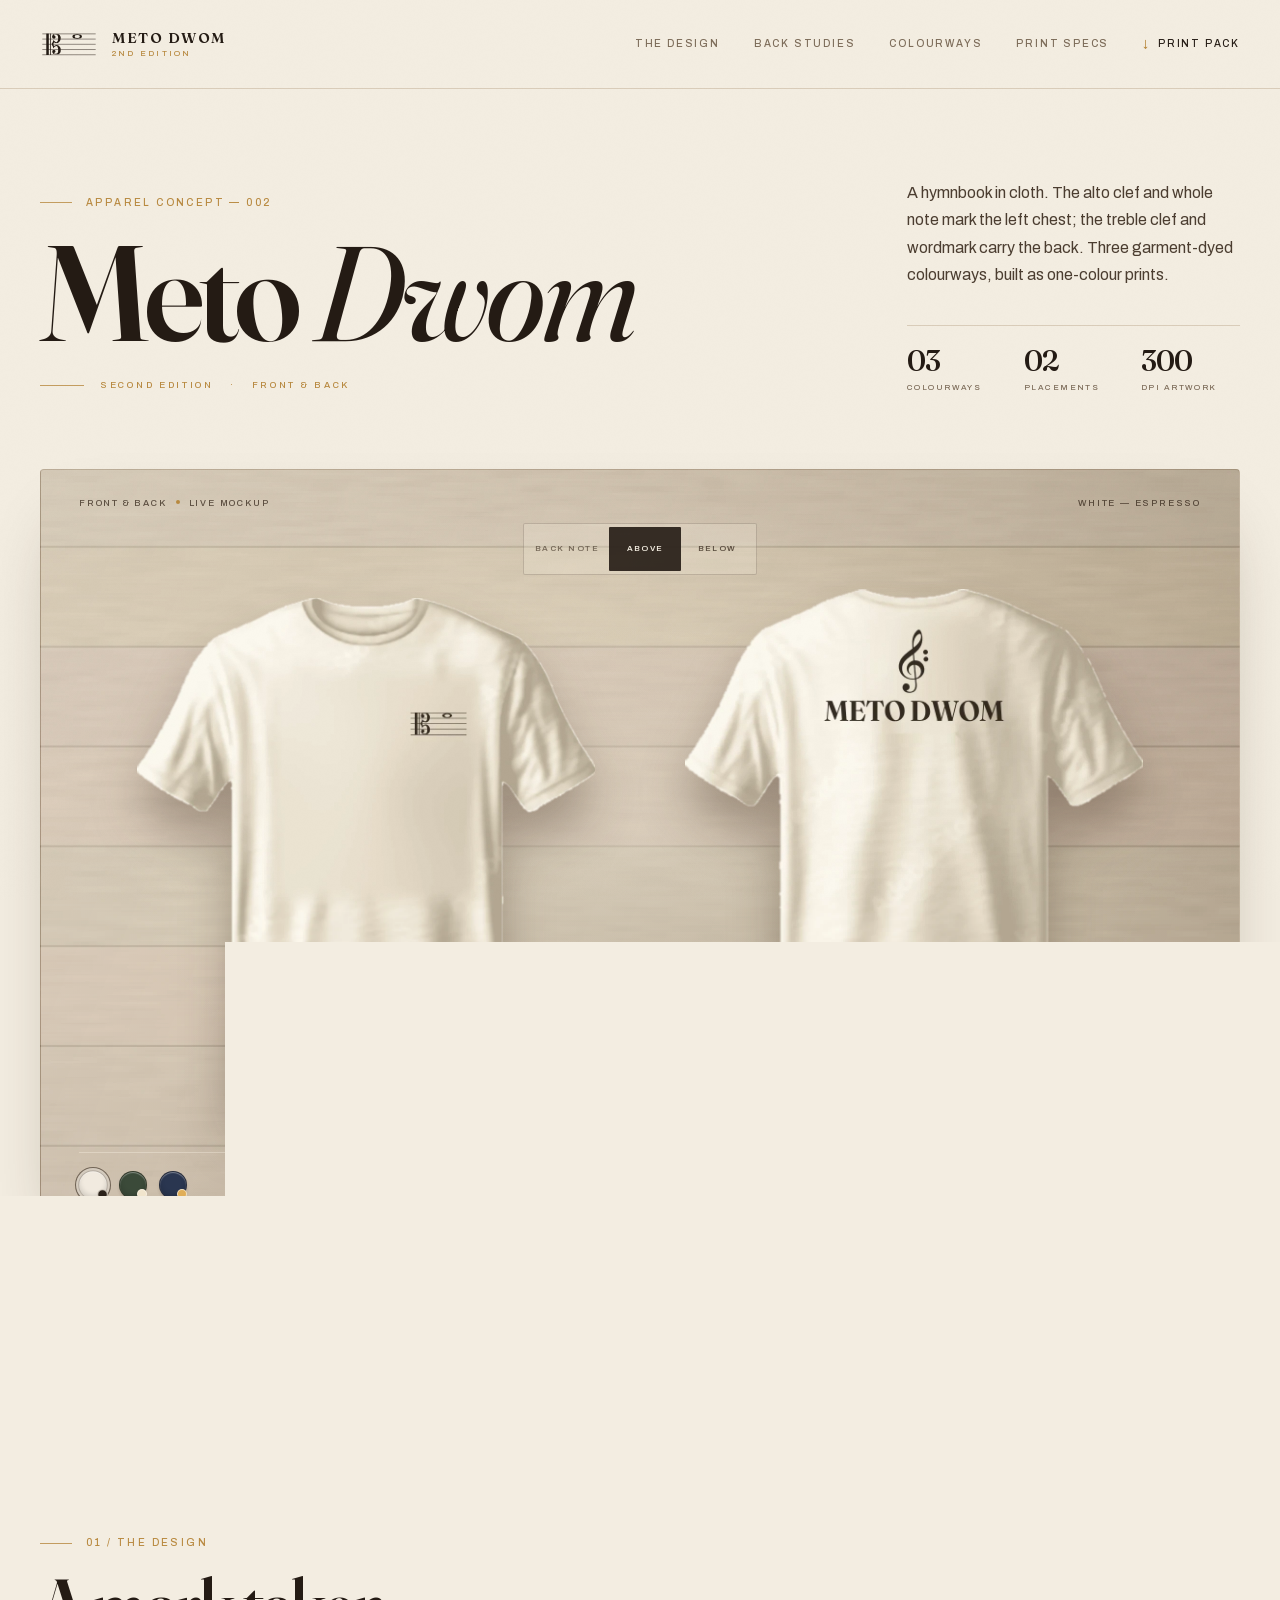
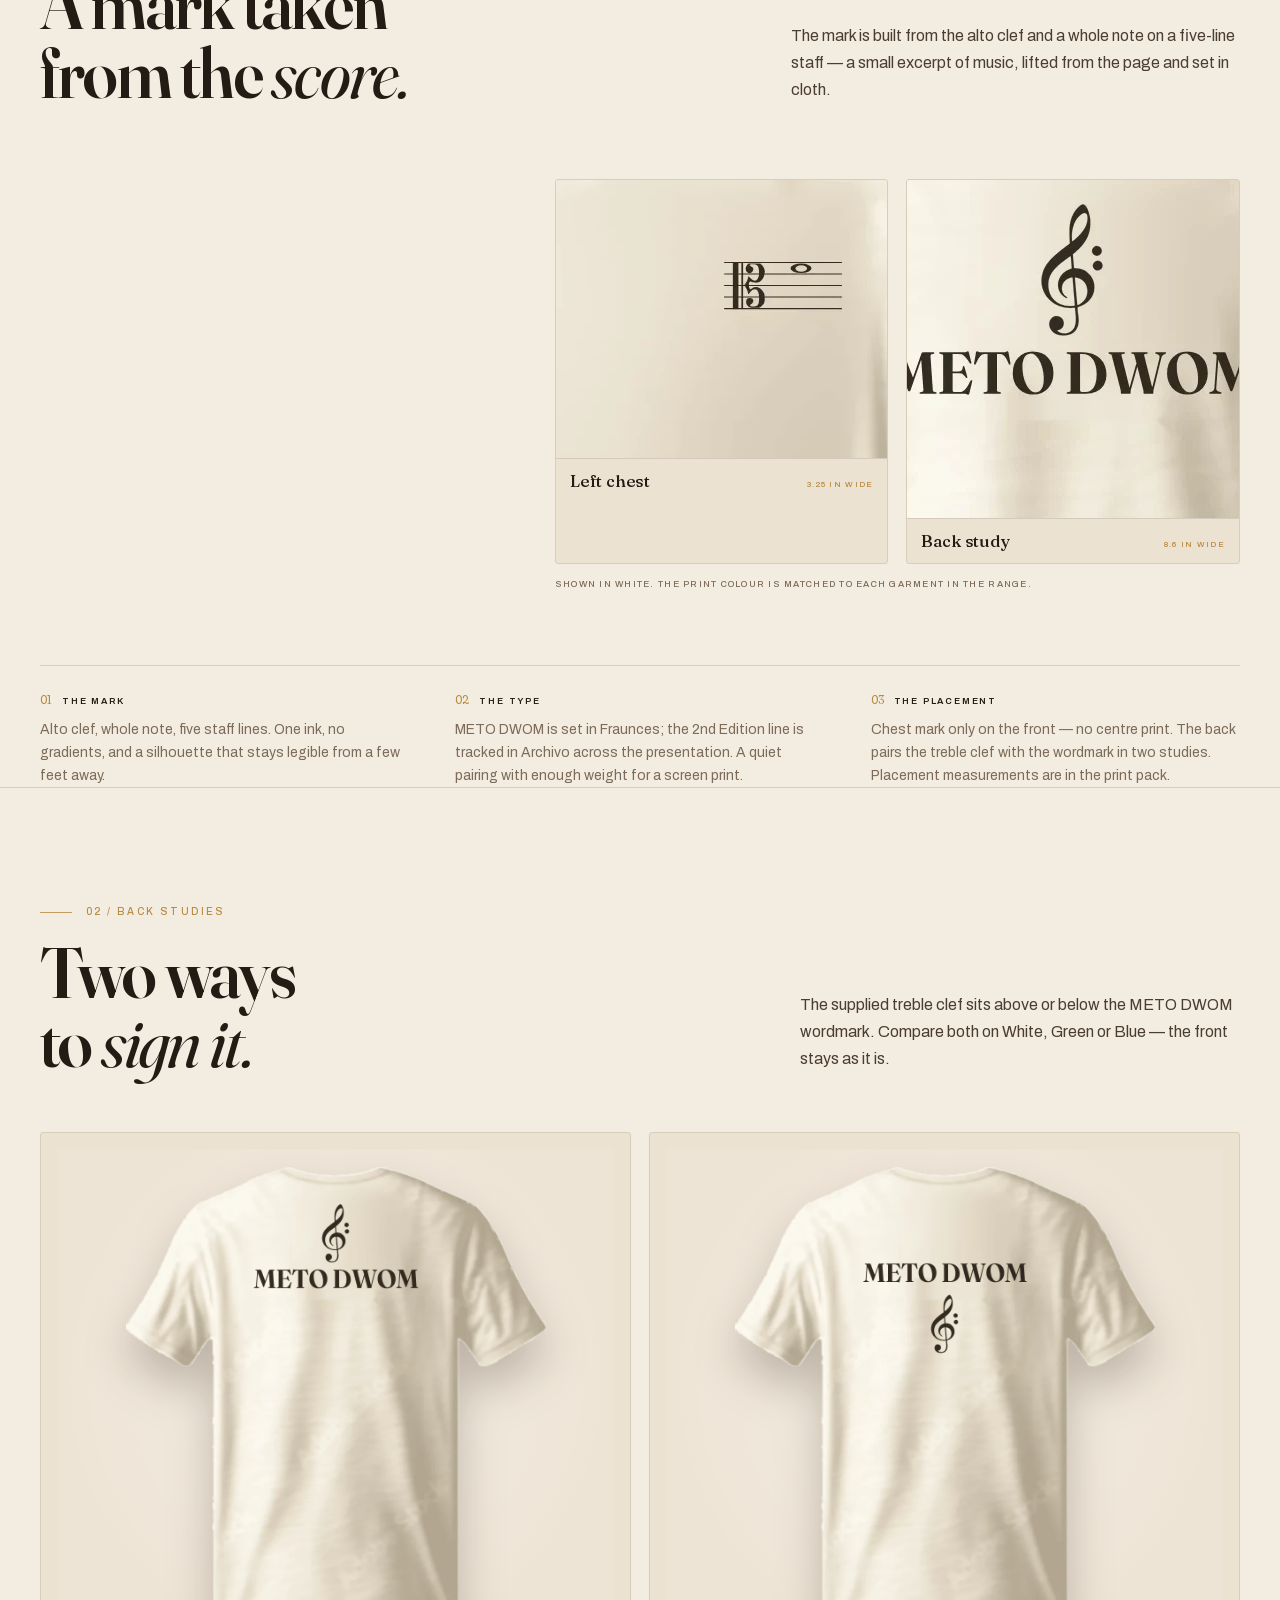
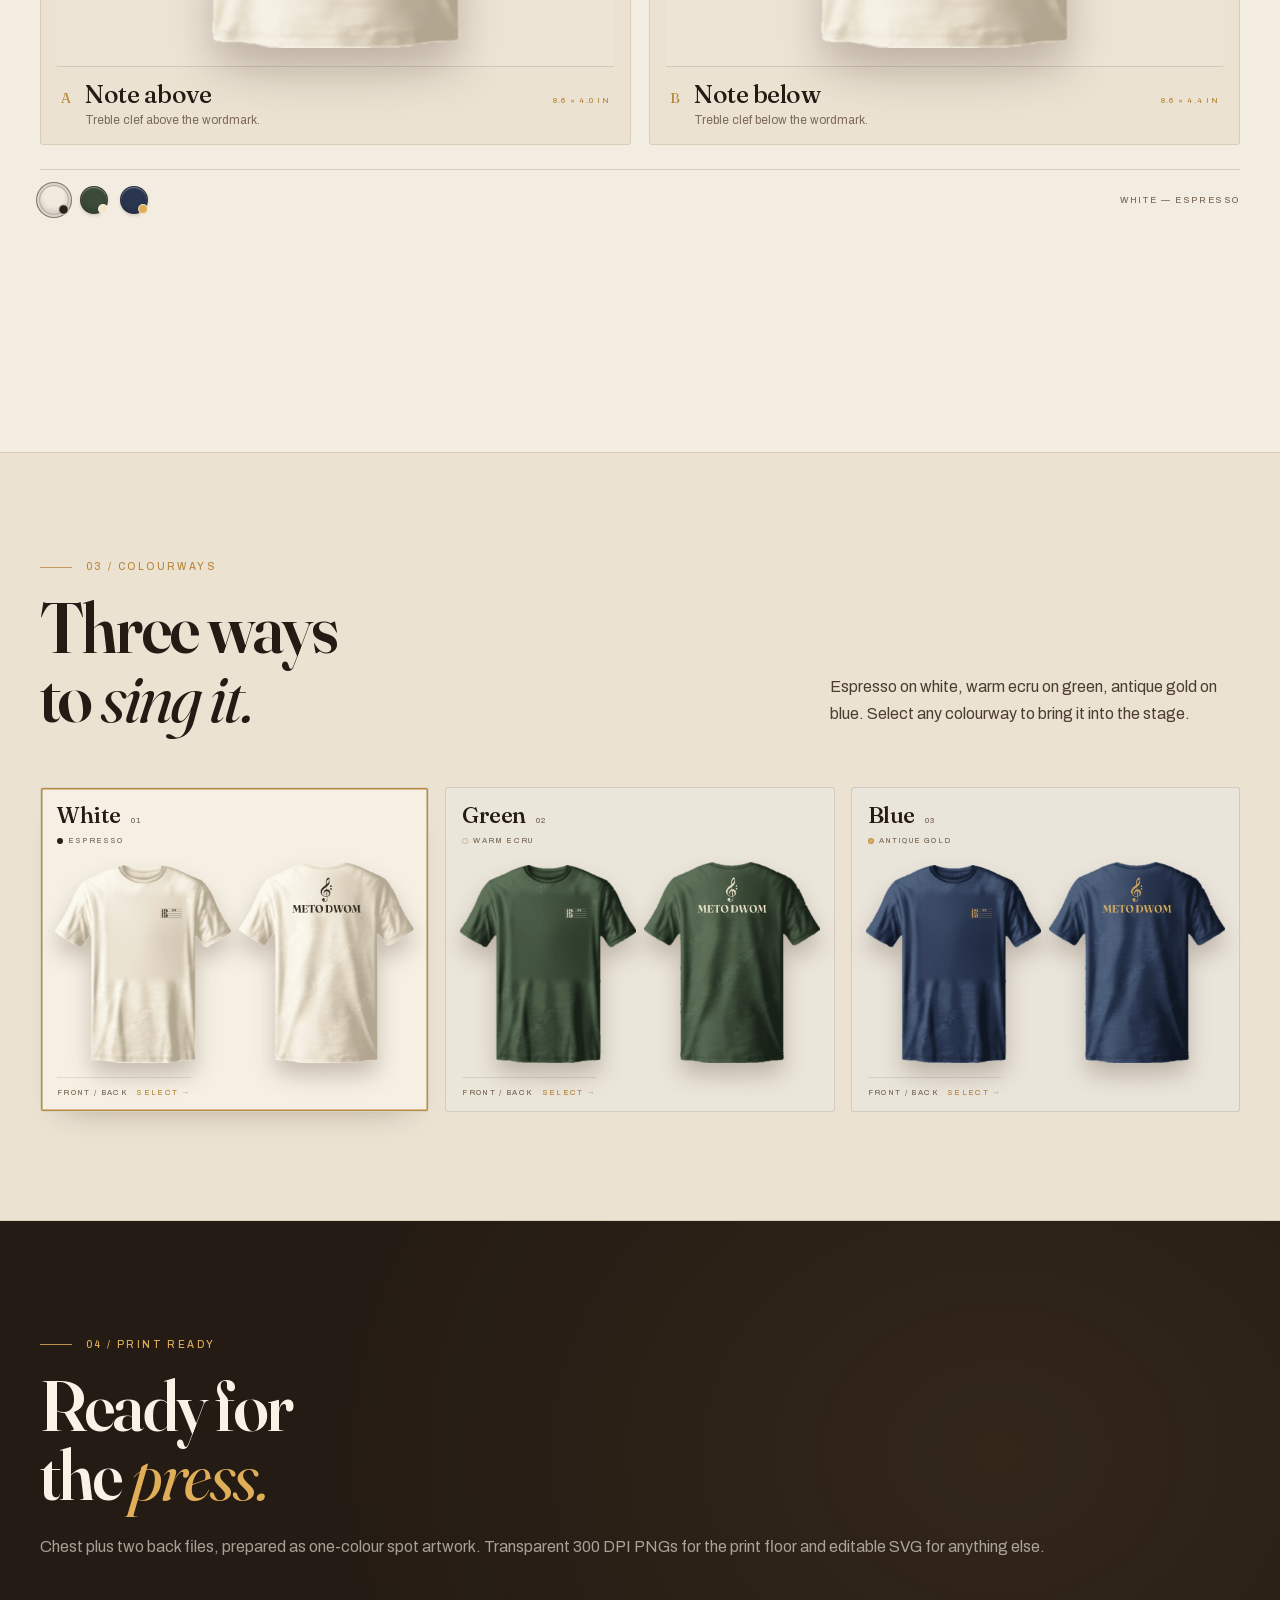
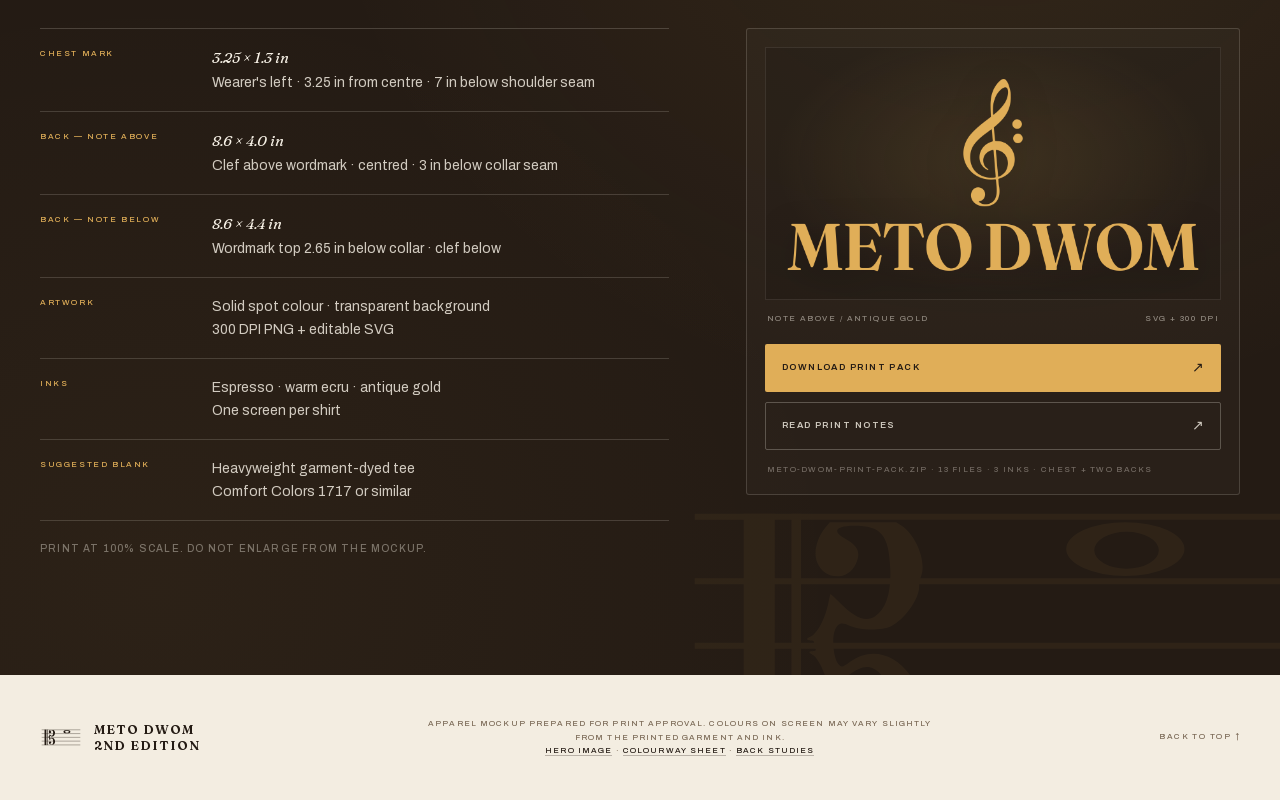
<file: index.html>
<!doctype html>
<html lang="en">
<head>
  <meta charset="utf-8">
  <meta name="viewport" content="width=device-width, initial-scale=1">
  <title>Meto Dwom 2nd Edition — Apparel Mockup</title>
  <meta name="description" content="Apparel mockup for Meto Dwom 2nd Edition. Alto clef chest mark and two treble-clef back studies across three garment colourways, with print-ready artwork.">
  <meta name="theme-color" content="#f3ede1">
  <link rel="icon" href="assets/img/mark.svg" type="image/svg+xml">
  <link rel="alternate icon" href="favicon.ico">
  <link rel="apple-touch-icon" href="assets/img/apple-touch-icon.png">
  <link rel="preload" href="assets/fonts/fraunces-var.woff2" as="font" type="font/woff2" crossorigin>
  <link rel="preload" href="assets/fonts/archivo-var.woff2" as="font" type="font/woff2" crossorigin>
  <link rel="stylesheet" href="assets/css/style.css">
</head>
<body id="top">
  <svg class="svg-sprite" aria-hidden="true" focusable="false">
    <defs>
      <symbol id="staff-mark" viewBox="0 0 600 296">
        <g fill="none" stroke="currentColor" stroke-width="5" stroke-linecap="butt">
        <path d="M24 40H576"/><path d="M24 94H576"/><path d="M24 148H576"/><path d="M24 202H576"/><path d="M24 256H576"/>
        </g>
        <rect x="65" y="37.5" width="26" height="221" fill="currentColor"/>
        <rect x="105" y="37.5" width="8" height="221" fill="currentColor"/>
        <g transform="translate(117 40.5)"><g transform="translate(0 215) scale(0.1 -0.1)"><path d="M166 2067 c-75 -91 -103 -208 -72 -291 59 -154 259 -161 327 -11 42 92 15 150 -97 210 -107 58 -71 105 80 105 227 0 291 -75 303 -358 9 -200 -34 -337 -126 -399 -77 -52 -172 -15 -298 115 -40 41 -75 73 -76 71 -2 -2 -10 -33 -17 -69 -28 -142 -96 -267 -156 -291 -33 -12 -30 -29 6 -29 30 0 40 -13 19 -25 -7 -5 -3 -15 10 -29 24 -25 19 -36 -16 -36 -30 0 -30 -14 0 -27 51 -24 120 -173 142 -305 8 -50 15 -48 59 17 78 113 199 194 273 182 118 -20 183 -164 183 -410 0 -301 -54 -389 -244 -395 -160 -5 -223 42 -136 103 124 86 144 186 54 270 -45 42 -194 38 -235 -7 -81 -90 -60 -254 46 -347 77 -67 93 -71 316 -71 l201 0 60 32 c129 68 201 189 202 333 0 162 -10 248 -34 305 -119 279 -371 380 -572 229 -62 -46 -70 -47 -97 -14 -39 50 -55 213 -27 280 26 61 53 70 122 38 84 -40 271 -41 349 -4 113 55 235 229 234 331 -1 25 7 64 16 87 47 117 -39 341 -162 422 l-46 31 -278 0 -278 0 -35 -43z" fill="currentColor"/></g></g>
        <path d="M335 67a49.5 22.5 0 1 0 99 0a49.5 22.5 0 1 0 -99 0Z M358.5 68a27 15.5 0 1 0 54 0a27 15.5 0 1 0 -54 0Z" fill="currentColor" fill-rule="evenodd"/>
      </symbol>
    </defs>
  </svg>

  <header class="site-header">
    <div class="container header-inner">
      <a class="brand" href="#top" aria-label="Meto Dwom 2nd Edition, back to top">
        <svg class="brand-mark" viewBox="0 0 600 296" aria-hidden="true"><use href="#staff-mark"/></svg>
        <span class="brand-words">
          <span class="brand-name">Meto Dwom</span>
          <span class="brand-sub">2nd Edition</span>
        </span>
      </a>
      <nav class="header-nav" aria-label="Page sections">
        <a href="#design">The design</a>
        <a href="#back-studies">Back studies</a>
        <a href="#colourways">Colourways</a>
        <a href="#print">Print specs</a>
        <a class="nav-cta" href="print/meto-dwom-print-pack.zip" download>Print pack</a>
      </nav>
    </div>
  </header>

  <main>
    <section class="hero" aria-labelledby="hero-title">
      <div class="container hero-layout">
        <div class="hero-head">
        <div class="hero-title">
          <p class="eyebrow">Apparel concept — 002</p>
          <h1 id="hero-title">Meto <em>Dwom</em></h1>
          <p class="edition-line">Second Edition <span>·</span> Front &amp; back</p>
        </div>
        <div class="hero-aside">
          <p class="lede">A hymnbook in cloth. The alto clef and whole note mark the left chest; the treble clef and wordmark carry the back. Three garment-dyed colourways, built as one-colour prints.</p>
          <dl class="stats">
            <div><dt>03</dt><dd>colourways</dd></div>
            <div><dt>02</dt><dd>placements</dd></div>
            <div><dt>300</dt><dd>DPI artwork</dd></div>
          </dl>
        </div>
      </div>

        <div class="stage-shell">
          <div class="stage" id="stage" data-view="front">
            <div class="stage-head">
              <span class="stage-label"><span class="stage-label-prefix">Front &amp; back<span class="dot"></span></span>Live mockup</span>
              <span class="stage-meta" id="stage-meta">White — Espresso</span>
            </div>

            <div class="stage-view" role="group" aria-label="Choose shirt view">
              <button type="button" class="view-btn is-active" data-view="front" aria-pressed="true">Front</button>
              <button type="button" class="view-btn" data-view="back" aria-pressed="false">Back</button>
            </div>

            <div class="stage-back-style" role="group" aria-label="Choose back note position">
              <span class="back-style-label">Back note</span>
              <button type="button" class="back-btn is-active" data-back="above" aria-pressed="true">Above</button>
              <button type="button" class="back-btn" data-back="below" aria-pressed="false">Below</button>
            </div>

            <div class="shirt-pair" data-view="front">
              <figure class="shirt-figure" data-view="front">
                <div class="shirt-wrap">
                  <img id="hero-front" src="assets/img/tees/white-front.webp" width="966" height="1088" alt="White T-shirt, front view, with the Meto Dwom staff mark on the left chest" fetchpriority="high">
                </div>
                <figcaption><span class="fig-num">01</span> <span>Front</span> <span class="fig-detail">· Left chest</span></figcaption>
              </figure>
              <figure class="shirt-figure" data-view="back">
                <div class="shirt-wrap">
                  <img id="hero-back" src="assets/img/tees/white-back-above.webp" width="950" height="1088" alt="White T-shirt, back view, with the treble clef above the Meto Dwom wordmark" fetchpriority="high">
                </div>
                <figcaption><span class="fig-num">02</span> <span>Back</span> <span class="fig-detail" id="hero-back-caption">· Note above</span></figcaption>
              </figure>
            </div>

            <div class="stage-foot">
              <div class="swatches" id="swatches" role="group" aria-label="Choose a shirt colour"></div>
              <div class="stage-hint"><strong>3 colourways</strong> · select a swatch</div>
            </div>
          </div>
          <div class="stage-caption">
            <span>Mockup preview — not to scale</span>
            <span>Print artwork: 300 DPI · solid spot colour</span>
          </div>
        </div>
      </div>
    </section>

    <div class="marquee" aria-hidden="true">
      <div class="marquee-track">
        <span>Meto Dwom · 2nd Edition</span><span>Alto clef · whole note</span><span>Three colourways</span><span>Front &amp; back</span>
        <span>Meto Dwom · 2nd Edition</span><span>Alto clef · whole note</span><span>Three colourways</span><span>Front &amp; back</span>
      </div>
    </div>

    <section class="design" id="design" aria-labelledby="design-title">
      <div class="container">
        <div class="design-head">
          <div>
            <p class="kicker">01 / The design</p>
            <h2 class="section-title" id="design-title">A mark taken<br>from the <em>score.</em></h2>
          </div>
          <p class="section-intro">The mark is built from the alto clef and a whole note on a five-line staff — a small excerpt of music, lifted from the page and set in cloth.</p>
        </div>

        <div class="design-grid">
          <div class="design-copy">
            <p>Redrawn as a crisp single-colour vector, it holds at chest scale and on a printed spec sheet. Five lines, a barline, the clef, the note. Nothing more than the score needs.</p>
            <p>On the front it sits alone above the left breast. The back pairs the supplied treble clef with the wordmark, in two studies: note above and note below. The restraint is the point: one ink, one language, a garment that can carry the name quietly.</p>
            <blockquote class="pullquote">A small excerpt of music, set in cloth.</blockquote>
          </div>

          <div>
            <div class="detail-grid">
              <figure class="detail-card">
                <img src="assets/img/detail-chest.webp" width="370" height="278" alt="Close-up of the staff mark printed on the left chest of the white shirt" loading="lazy">
                <figcaption class="detail-meta">
                  <h3>Left chest</h3>
                  <span>3.25 in wide</span>
                </figcaption>
              </figure>
              <figure class="detail-card">
                <img src="assets/img/detail-back.webp" width="450" height="338" alt="Close-up of the note-above back study on the white shirt" loading="lazy">
                <figcaption class="detail-meta">
                  <h3>Back study</h3>
                  <span>8.6 in wide</span>
                </figcaption>
              </figure>
            </div>
            <p class="detail-caption">Shown in White. The print colour is matched to each garment in the range.</p>
          </div>
        </div>

        <div class="notes-row">
          <div class="note">
            <h3><span>01</span> The mark</h3>
            <p>Alto clef, whole note, five staff lines. One ink, no gradients, and a silhouette that stays legible from a few feet away.</p>
          </div>
          <div class="note">
            <h3><span>02</span> The type</h3>
            <p>METO DWOM is set in Fraunces; the 2nd Edition line is tracked in Archivo across the presentation. A quiet pairing with enough weight for a screen print.</p>
          </div>
          <div class="note">
            <h3><span>03</span> The placement</h3>
            <p>Chest mark only on the front — no centre print. The back pairs the treble clef with the wordmark in two studies. Placement measurements are in the print pack.</p>
          </div>
        </div>
      </div>
    </section>

    <section class="back-studies" id="back-studies" aria-labelledby="back-studies-title">
      <div class="container">
        <div class="studies-head">
          <div>
            <p class="kicker">02 / Back studies</p>
            <h2 class="section-title" id="back-studies-title">Two ways<br>to <em>sign it.</em></h2>
          </div>
          <p class="section-intro">The supplied treble clef sits above or below the METO DWOM wordmark. Compare both on White, Green or Blue — the front stays as it is.</p>
        </div>

        <div class="studies-grid">
          <figure class="study-card">
            <div class="study-image">
              <img class="study-img" data-study="above" src="assets/img/tees/white-back-above.webp" width="950" height="1088" alt="White shirt, back, with the treble clef above the Meto Dwom wordmark" loading="lazy">
            </div>
            <figcaption>
              <span class="study-index">A</span>
              <div>
                <h3>Note above</h3>
                <p>Treble clef above the wordmark.</p>
              </div>
              <span class="study-size">8.6 × 4.0 in</span>
            </figcaption>
          </figure>

          <figure class="study-card">
            <div class="study-image">
              <img class="study-img" data-study="below" src="assets/img/tees/white-back-below.webp" width="950" height="1088" alt="White shirt, back, with the treble clef below the Meto Dwom wordmark" loading="lazy">
            </div>
            <figcaption>
              <span class="study-index">B</span>
              <div>
                <h3>Note below</h3>
                <p>Treble clef below the wordmark.</p>
              </div>
              <span class="study-size">8.6 × 4.4 in</span>
            </figcaption>
          </figure>
        </div>

        <div class="study-controls">
          <div class="swatches study-swatches" id="study-swatches" role="group" aria-label="Choose a colour for the back studies"></div>
          <p class="study-selected" id="study-colour">White — Espresso</p>
        </div>
      </div>
    </section>

    <section class="colourways" id="colourways" aria-labelledby="colour-title">
      <div class="container">
        <div class="colour-head">
          <div>
            <p class="kicker">03 / Colourways</p>
            <h2 class="section-title" id="colour-title">Three ways<br>to <em>sing it.</em></h2>
          </div>
          <p class="section-intro">Espresso on white, warm ecru on green, antique gold on blue. Select any colourway to bring it into the stage.</p>
        </div>
        <div class="colour-grid" id="colour-grid"></div>
      </div>
    </section>

    <section class="print" id="print" aria-labelledby="print-title">
      <svg class="print-watermark" viewBox="0 0 600 296" aria-hidden="true"><use href="#staff-mark"/></svg>
      <div class="container">
        <div class="print-head">
          <p class="kicker">04 / Print ready</p>
          <h2 class="section-title" id="print-title">Ready for<br>the <em>press.</em></h2>
          <p class="section-intro">Chest plus two back files, prepared as one-colour spot artwork. Transparent 300 DPI PNGs for the print floor and editable SVG for anything else.</p>
        </div>

        <div class="print-grid">
          <div>
            <dl class="spec-list">
              <div class="spec-row">
                <dt>Chest mark</dt>
                <dd><em>3.25 × 1.3 in</em><br>Wearer's left · 3.25 in from centre · 7 in below shoulder seam</dd>
              </div>
              <div class="spec-row">
                <dt>Back — note above</dt>
                <dd><em>8.6 × 4.0 in</em><br>Clef above wordmark · centred · 3 in below collar seam</dd>
              </div>
              <div class="spec-row">
                <dt>Back — note below</dt>
                <dd><em>8.6 × 4.4 in</em><br>Wordmark top 2.65 in below collar · clef below</dd>
              </div>
              <div class="spec-row">
                <dt>Artwork</dt>
                <dd>Solid spot colour · transparent background<br>300 DPI PNG + editable SVG</dd>
              </div>
              <div class="spec-row">
                <dt>Inks</dt>
                <dd>Espresso · warm ecru · antique gold<br>One screen per shirt</dd>
              </div>
              <div class="spec-row">
                <dt>Suggested blank</dt>
                <dd>Heavyweight garment-dyed tee<br>Comfort Colors 1717 or similar</dd>
              </div>
            </dl>
            <p class="spec-note">Print at 100% scale. Do not enlarge from the mockup.</p>
          </div>

          <div class="print-card">
            <div class="print-art">
              <img src="print/meto-dwom-back-above-gold.png" width="2700" height="1324" alt="Gold Meto Dwom back study with the treble clef above the wordmark" loading="lazy">
            </div>
            <div class="print-art-label">
              <span>Note above / antique gold</span>
              <span>SVG + 300 DPI</span>
            </div>
            <div class="print-actions">
              <a class="btn" href="print/meto-dwom-print-pack.zip" download>Download print pack</a>
              <a class="btn btn-ghost" href="print/README.md" target="_blank" rel="noopener">Read print notes</a>
            </div>
            <p class="file-note">meto-dwom-print-pack.zip · 13 files · 3 inks · chest + two backs</p>
          </div>
        </div>
      </div>
    </section>
  </main>

  <footer class="site-footer">
    <div class="container footer-inner">
      <a class="footer-brand" href="#top" aria-label="Back to top">
        <svg class="brand-mark" viewBox="0 0 600 296" aria-hidden="true"><use href="#staff-mark"/></svg>
        <span>Meto Dwom<br>2nd Edition</span>
      </a>
      <p class="footer-note">Apparel mockup prepared for print approval. Colours on screen may vary slightly from the printed garment and ink.<br><a href="exports/meto-dwom-hero-white.png">Hero image</a> · <a href="exports/meto-dwom-colourways.png">Colourway sheet</a> · <a href="exports/meto-dwom-back-studies.png">Back studies</a></p>
      <a class="to-top" href="#top">Back to top ↑</a>
    </div>
  </footer>

  <noscript>
    <div class="container" style="padding: 20px 0 40px; font-size: 12px; letter-spacing: .08em; text-transform: uppercase; color: #7c6b58;">
      Enable JavaScript to view the full colourway library.
    </div>
  </noscript>

  <script src="assets/js/app.js" defer></script>
</body>
</html>
</file>
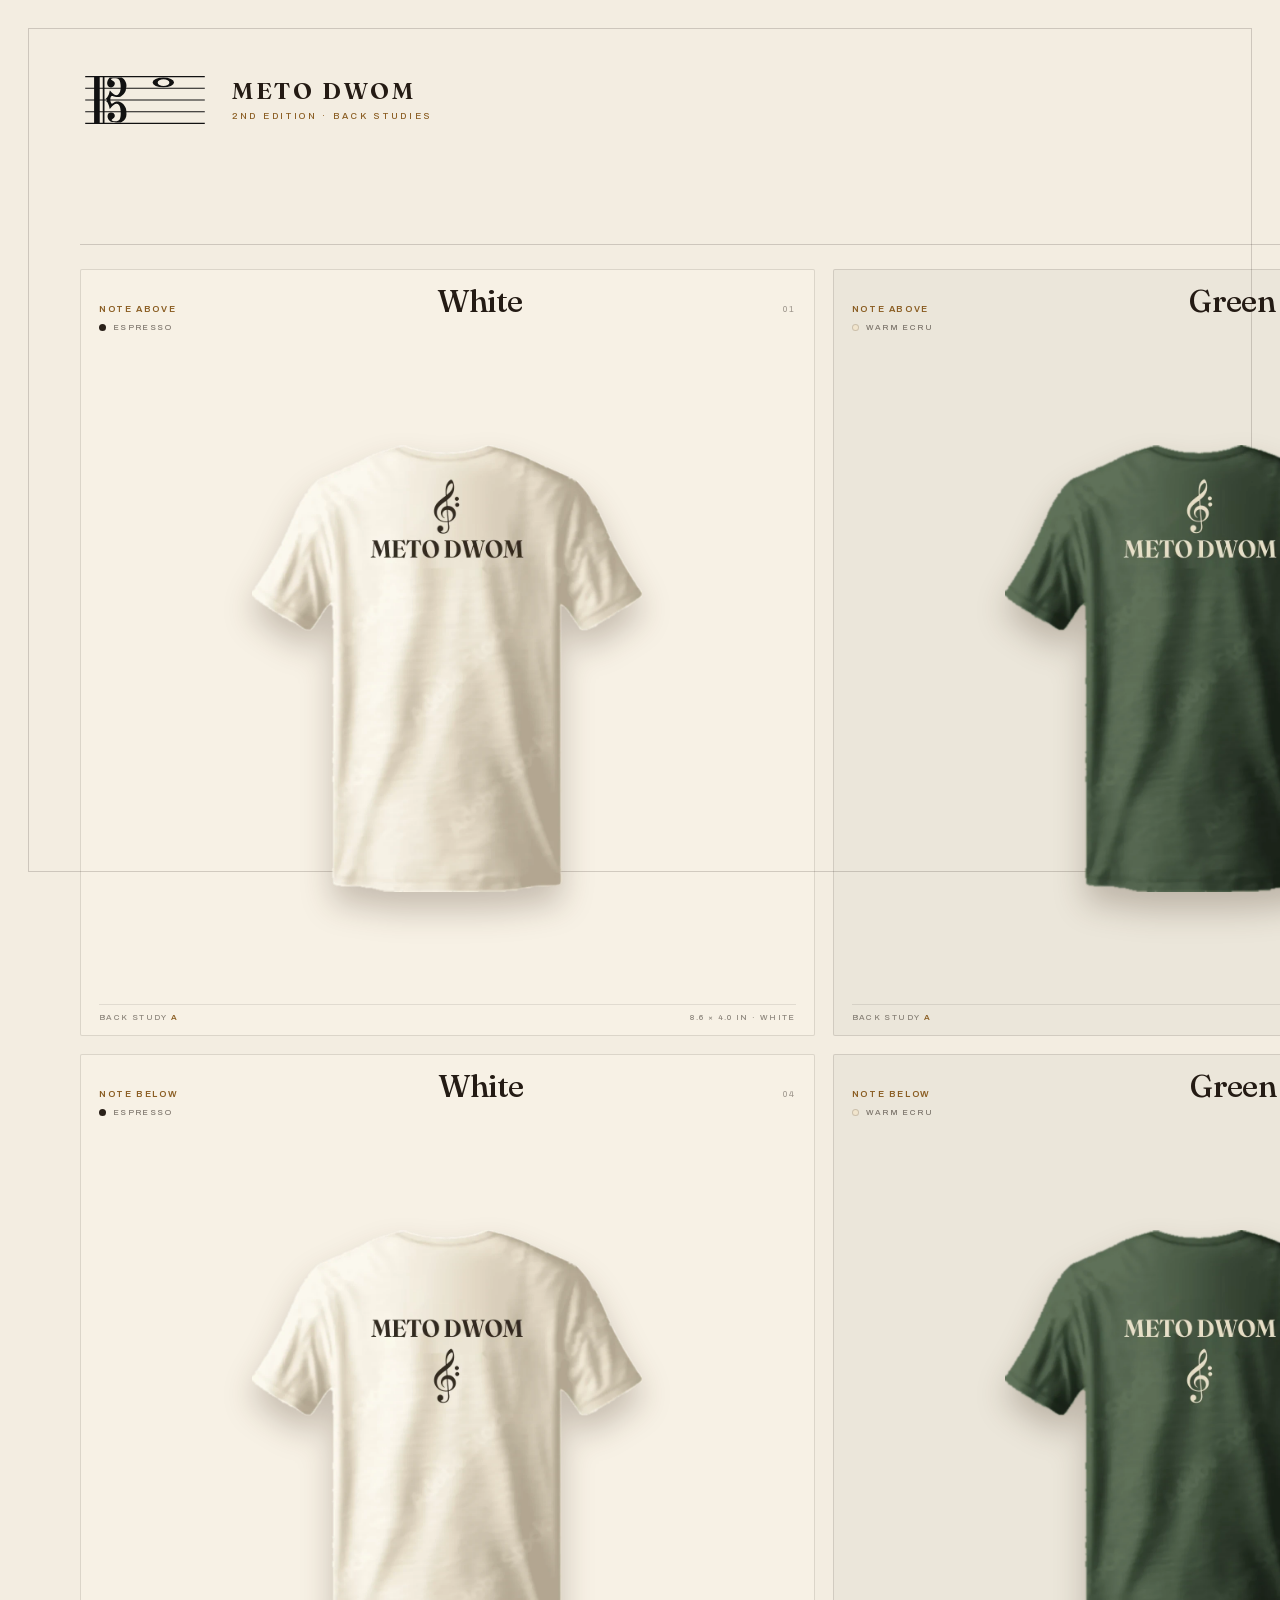
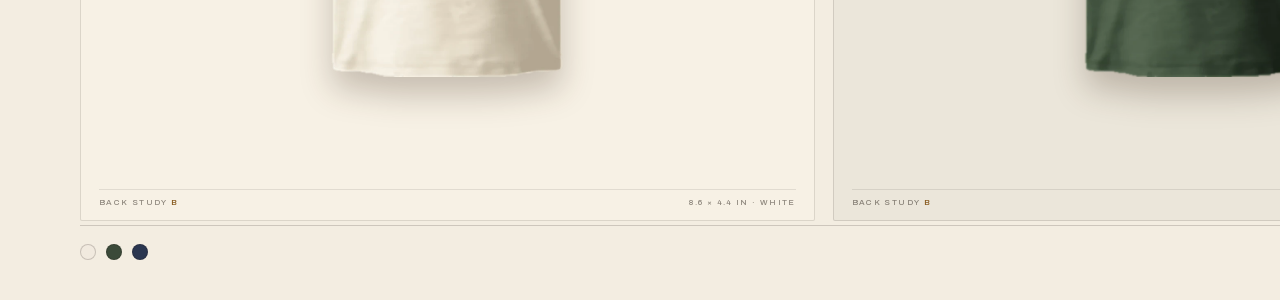
<file: exports/back-studies.html>
<!doctype html>
<html lang="en">
<head>
<meta charset="utf-8">
<style>
  @font-face {
    font-family: 'Fraunces';
    src: url('../assets/fonts/fraunces-var.woff2') format('woff2');
    font-weight: 100 900;
    font-style: normal;
    font-display: block;
  }
  @font-face {
    font-family: 'Fraunces';
    src: url('../assets/fonts/fraunces-italic-var.woff2') format('woff2');
    font-weight: 400;
    font-style: italic;
    font-display: block;
  }
  @font-face {
    font-family: 'Archivo';
    src: url('../assets/fonts/archivo-var.woff2') format('woff2');
    font-weight: 100 900;
    font-style: normal;
    font-display: block;
  }
  * { box-sizing: border-box; }
  html, body { margin: 0; width: 2400px; height: 1900px; overflow: hidden; }
  body {
    font-family: 'Archivo', sans-serif;
    color: #241b14;
    background: #f3ede1;
    -webkit-font-smoothing: antialiased;
  }
  .page {
    width: 2400px;
    height: 1900px;
    padding: 68px 80px 40px;
    display: flex;
    flex-direction: column;
  }
  .frame { position: absolute; inset: 28px; border: 1px solid rgba(36, 27, 20, .18); pointer-events: none; }
  header {
    display: flex;
    align-items: flex-start;
    justify-content: space-between;
    gap: 40px;
    padding-bottom: 28px;
    border-bottom: 1px solid rgba(36, 27, 20, .18);
  }
  .brand { display: flex; align-items: center; gap: 22px; }
  .brand img { width: 130px; height: auto; }
  .brand-name {
    font-family: 'Fraunces', serif;
    font-size: 24px;
    font-weight: 600;
    letter-spacing: .11em;
    line-height: 1;
    text-transform: uppercase;
    font-variation-settings: 'opsz' 60, 'wght' 600;
  }
  .brand-sub {
    margin-top: 9px;
    font-size: 9px;
    font-weight: 500;
    letter-spacing: .3em;
    line-height: 1;
    text-transform: uppercase;
    color: #8a5d22;
  }
  .head-copy { text-align: right; }
  .head-copy .eyebrow {
    margin: 0 0 12px;
    font-size: 9px;
    font-weight: 500;
    letter-spacing: .24em;
    text-transform: uppercase;
    color: #8a5d22;
  }
  .head-copy h1 {
    margin: 0;
    font-family: 'Fraunces', serif;
    font-size: 66px;
    font-weight: 600;
    line-height: .92;
    letter-spacing: -.035em;
    font-variation-settings: 'opsz' 144, 'wght' 600;
  }
  .head-copy h1 em { font-weight: 400; font-style: italic; }
  .head-copy p {
    margin: 16px 0 0 auto;
    max-width: 600px;
    font-size: 14px;
    line-height: 1.6;
    color: rgba(36, 27, 20, .66);
  }
  .grid {
    flex: 1;
    display: grid;
    grid-template-columns: repeat(3, minmax(0, 1fr));
    grid-template-rows: repeat(2, minmax(0, 1fr));
    gap: 18px;
    padding-top: 24px;
  }
  .card {
    --c: #ac5129;
    --inkdot: #e0ae58;
    display: flex;
    flex-direction: column;
    min-height: 0;
    padding: 16px 18px 12px;
    border: 1px solid rgba(36, 27, 20, .13);
    border-radius: 2px;
    background: color-mix(in srgb, var(--c) 6.5%, #f7f1e5);
  }
  .card-top { display: flex; align-items: baseline; justify-content: space-between; gap: 12px; }
  .layout {
    font-size: 9px;
    font-weight: 600;
    letter-spacing: .18em;
    text-transform: uppercase;
    color: #8a5d22;
  }
  .color {
    font-family: 'Fraunces', serif;
    font-size: 31px;
    font-weight: 500;
    line-height: 1;
    letter-spacing: -.02em;
    font-variation-settings: 'opsz' 40, 'wght' 500;
  }
  .num { font-size: 9px; letter-spacing: .2em; color: rgba(36, 27, 20, .42); }
  .ink {
    display: flex;
    align-items: center;
    gap: 7px;
    margin-top: 6px;
    font-size: 8px;
    font-weight: 500;
    letter-spacing: .17em;
    text-transform: uppercase;
    color: rgba(36, 27, 20, .56);
  }
  .ink i { width: 7px; height: 7px; border: 1px solid rgba(36, 27, 20, .18); border-radius: 50%; background: var(--inkdot); }
  .image { flex: 1; display: flex; align-items: center; justify-content: center; min-height: 0; padding: 2px 0 0; }
  .image img { display: block; width: min(100%, 390px); height: auto; filter: drop-shadow(0 18px 16px rgba(47, 27, 10, .24)); }
  .cap {
    display: flex;
    justify-content: space-between;
    gap: 12px;
    padding-top: 8px;
    border-top: 1px solid rgba(36, 27, 20, .1);
    font-size: 8px;
    font-weight: 500;
    letter-spacing: .17em;
    line-height: 1.3;
    text-transform: uppercase;
    color: rgba(36, 27, 20, .5);
  }
  .cap b { color: #8a5d22; font-weight: 600; }
  footer {
    display: flex;
    align-items: center;
    justify-content: space-between;
    gap: 30px;
    padding-top: 18px;
    margin-top: 4px;
    border-top: 1px solid rgba(36, 27, 20, .18);
    font-size: 8px;
    font-weight: 500;
    letter-spacing: .2em;
    line-height: 1.5;
    text-transform: uppercase;
    color: rgba(36, 27, 20, .48);
  }
  footer b { color: #241b14; font-weight: 600; }
  .swatches { display: flex; align-items: center; gap: 10px; }
  .swatches i { display: block; width: 16px; height: 16px; border: 1px solid rgba(36, 27, 20, .2); border-radius: 50%; }
</style>
</head>
<body>
<div class="page">
  <div class="frame"></div>
  <header>
    <div class="brand">
      <img src="../assets/img/mark.svg" alt="">
      <div>
        <div class="brand-name">Meto Dwom</div>
        <div class="brand-sub">2nd Edition · Back studies</div>
      </div>
    </div>
    <div class="head-copy">
      <p class="eyebrow">Back studies — 002</p>
      <h1>Two ways to <em>sign it.</em></h1>
      <p>The supplied treble clef above or below the METO DWOM wordmark. Six back studies across White, Green and Blue — no edition line.</p>
    </div>
  </header>
  <div class="grid" id="grid"></div>
  <footer>
    <div class="swatches">
      <i style="background:#F1EADF"></i><i style="background:#3B4A39"></i><i style="background:#2A3650"></i>
    </div>
    <div><b>Meto Dwom 2nd Edition</b> · back studies · 8.6 × 4.0–4.4 in · 300 DPI artwork</div>
  </footer>
</div>
<script>
  var COLORS = [
    { id: 'white', name: 'White', ink: 'Espresso', inkHex: '#2A2119', hex: '#F1EADF' },
    { id: 'green', name: 'Green', ink: 'Warm ecru', inkHex: '#F1E5CD', hex: '#3B4A39' },
    { id: 'blue', name: 'Blue', ink: 'Antique gold', inkHex: '#E0AE58', hex: '#2A3650' }
  ];
  var LAYOUTS = [
    { id: 'above', name: 'Note above', code: 'A' },
    { id: 'below', name: 'Note below', code: 'B' }
  ];
  var grid = document.getElementById('grid');
  var n = 0;
  LAYOUTS.forEach(function (layout) {
    COLORS.forEach(function (c) {
      n += 1;
      var card = document.createElement('div');
      card.className = 'card';
      card.style.setProperty('--c', c.hex);
      card.style.setProperty('--inkdot', c.inkHex);
      card.innerHTML =
        '<div class="card-top"><span class="layout">' + layout.name + '</span><span class="color">' + c.name + '</span><span class="num">0' + n + '</span></div>' +
        '<div class="ink"><i></i>' + c.ink + '</div>' +
        '<div class="image"><img src="../assets/img/tees/' + c.id + '-back-' + layout.id + '.webp" alt=""></div>' +
        '<div class="cap"><span>Back study <b>' + layout.code + '</b></span><span>' + (layout.id === 'below' ? '8.6 × 4.4 in' : '8.6 × 4.0 in') + ' · ' + c.name.toLowerCase() + '</span></div>';
      grid.appendChild(card);
    });
  });
</script>
</body>
</html>
</file>
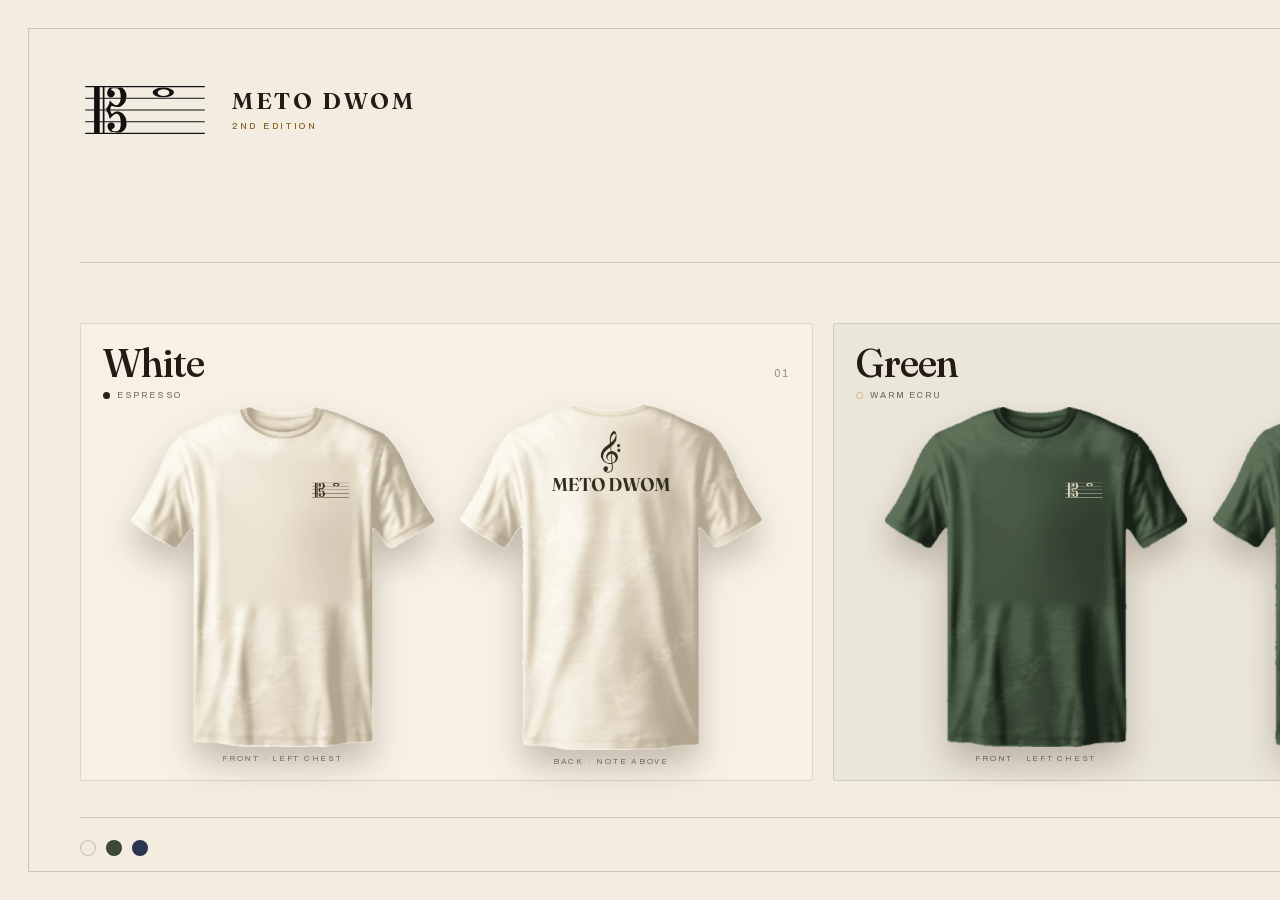
<file: exports/colourways.html>
<!doctype html>
<html lang="en">
<head>
<meta charset="utf-8">
<style>
  @font-face {
    font-family: 'Fraunces';
    src: url('../assets/fonts/fraunces-var.woff2') format('woff2');
    font-weight: 100 900;
    font-style: normal;
    font-display: block;
  }
  @font-face {
    font-family: 'Fraunces';
    src: url('../assets/fonts/fraunces-italic-var.woff2') format('woff2');
    font-weight: 400;
    font-style: italic;
    font-display: block;
  }
  @font-face {
    font-family: 'Archivo';
    src: url('../assets/fonts/archivo-var.woff2') format('woff2');
    font-weight: 100 900;
    font-style: normal;
    font-display: block;
  }
  * { box-sizing: border-box; }
  html, body { margin: 0; width: 2400px; height: 900px; overflow: hidden; }
  body {
    font-family: 'Archivo', sans-serif;
    background: #f3ede1;
    color: #241b14;
    -webkit-font-smoothing: antialiased;
  }
  .page {
    position: relative;
    width: 2400px;
    height: 900px;
    padding: 78px 80px 44px;
    display: flex;
    flex-direction: column;
    justify-content: space-between;
  }
  .frame {
    position: absolute;
    inset: 28px;
    border: 1px solid rgba(36, 27, 20, .18);
    pointer-events: none;
  }
  header {
    display: flex;
    align-items: flex-start;
    justify-content: space-between;
    gap: 40px;
    padding-bottom: 36px;
    border-bottom: 1px solid rgba(36, 27, 20, .18);
  }
  .brand { display: flex; align-items: center; gap: 22px; }
  .brand img { width: 130px; height: auto; }
  .brand-name {
    font-family: 'Fraunces', serif;
    font-size: 24px;
    font-weight: 600;
    letter-spacing: .11em;
    line-height: 1;
    text-transform: uppercase;
    font-variation-settings: 'opsz' 60, 'wght' 600;
  }
  .brand-sub {
    margin-top: 9px;
    font-size: 9px;
    font-weight: 500;
    letter-spacing: .3em;
    line-height: 1;
    text-transform: uppercase;
    color: #8a5d22;
  }
  .head-copy { text-align: right; }
  .head-copy .eyebrow {
    margin: 0 0 12px;
    font-size: 9px;
    font-weight: 500;
    letter-spacing: .24em;
    text-transform: uppercase;
    color: #8a5d22;
  }
  .head-copy h1 {
    margin: 0;
    font-family: 'Fraunces', serif;
    font-size: 64px;
    font-weight: 600;
    line-height: .92;
    letter-spacing: -.035em;
    font-variation-settings: 'opsz' 144, 'wght' 600;
  }
  .head-copy h1 em { font-weight: 400; font-style: italic; }
  .head-copy p {
    margin: 18px 0 0 auto;
    max-width: 520px;
    font-size: 14px;
    line-height: 1.6;
    color: rgba(36, 27, 20, .66);
  }
  .grid {
    flex: 0 0 auto;
    display: grid;
    grid-template-columns: repeat(3, minmax(0, 1fr));
    grid-template-rows: auto;
    gap: 20px;
    padding-top: 28px;
  }
  .card {
    --c: #ac5129;
    --inkdot: #e0ae58;
    position: relative;
    display: flex;
    flex-direction: column;
    min-height: 0;
    padding: 20px 22px 14px;
    border: 1px solid rgba(36, 27, 20, .13);
    border-radius: 2px;
    background: #f6f0e4;
    background: color-mix(in srgb, var(--c) 6.5%, #f7f1e5);
  }
  .card-top {
    display: flex;
    align-items: baseline;
    justify-content: space-between;
    gap: 16px;
  }
  .card-name {
    font-family: 'Fraunces', serif;
    font-size: 39px;
    font-weight: 500;
    line-height: 1;
    letter-spacing: -.025em;
    font-variation-settings: 'opsz' 60, 'wght' 500;
  }
  .card-num {
    font-size: 10px;
    font-weight: 500;
    letter-spacing: .2em;
    color: rgba(36, 27, 20, .42);
  }
  .card-ink {
    display: flex;
    align-items: center;
    gap: 7px;
    margin-top: 8px;
    font-size: 9px;
    font-weight: 500;
    letter-spacing: .18em;
    line-height: 1;
    text-transform: uppercase;
    color: rgba(36, 27, 20, .56);
  }
  .card-ink i {
    width: 7px;
    height: 7px;
    border: 1px solid rgba(36, 27, 20, .18);
    border-radius: 50%;
    background: var(--inkdot);
  }
  .pair {
    flex: 1;
    display: flex;
    align-items: center;
    justify-content: center;
    gap: 26px;
    min-height: 0;
    padding: 4px 0 0;
  }
  .pair figure {
    margin: 0;
    width: 44%;
    max-width: 340px;
    min-width: 0;
    text-align: center;
  }
  .pair img {
    display: block;
    width: 100%;
    height: auto;
    filter: drop-shadow(0 18px 16px rgba(47, 27, 10, .24));
  }
  .pair figcaption {
    margin-top: 8px;
    font-size: 8px;
    font-weight: 500;
    letter-spacing: .22em;
    line-height: 1;
    text-transform: uppercase;
    color: rgba(36, 27, 20, .48);
  }
  footer {
    display: flex;
    align-items: center;
    justify-content: space-between;
    gap: 30px;
    padding-top: 22px;
    margin-top: 4px;
    border-top: 1px solid rgba(36, 27, 20, .18);
    font-size: 8px;
    font-weight: 500;
    letter-spacing: .2em;
    line-height: 1.5;
    text-transform: uppercase;
    color: rgba(36, 27, 20, .48);
  }
  footer b { color: #241b14; font-weight: 600; }
  .swatches { display: flex; align-items: center; gap: 10px; }
  .swatches i {
    display: block;
    width: 16px;
    height: 16px;
    border: 1px solid rgba(36, 27, 20, .2);
    border-radius: 50%;
  }
</style>
</head>
<body>
<div class="page">
  <div class="frame"></div>

  <header>
    <div class="brand">
      <img src="../assets/img/mark.svg" alt="">
      <div>
        <div class="brand-name">Meto Dwom</div>
        <div class="brand-sub">2nd Edition</div>
      </div>
    </div>
    <div class="head-copy">
      <p class="eyebrow">Apparel study — 002</p>
      <h1>Three ways to <em>sing it.</em></h1>
      <p>Espresso on white, warm ecru on green, antique gold on blue. Front mark and the note-above back study on every colourway.</p>
    </div>
  </header>

  <div class="grid" id="grid"></div>

  <footer>
    <div class="swatches">
      <i style="background:#F1EADF"></i><i style="background:#3B4A39"></i><i style="background:#2A3650"></i>
    </div>
    <div><b>Meto Dwom 2nd Edition</b> · mockup preview — not to scale · print artwork supplied at 300 DPI</div>
  </footer>
</div>

<script>
  var COLOURS = [
    { id: 'white', name: 'White', ink: 'Espresso', inkHex: '#2A2119', hex: '#F1EADF' },
    { id: 'green', name: 'Green', ink: 'Warm ecru', inkHex: '#F1E5CD', hex: '#3B4A39' },
    { id: 'blue',  name: 'Blue',  ink: 'Antique gold', inkHex: '#E0AE58', hex: '#2A3650' }
  ];
  var grid = document.getElementById('grid');
  COLOURS.forEach(function (c, i) {
    var n = i < 9 ? '0' + (i + 1) : String(i + 1);
    var card = document.createElement('div');
    card.className = 'card';
    card.style.setProperty('--c', c.hex);
    card.style.setProperty('--inkdot', c.inkHex);
    card.innerHTML =
      '<div class="card-top"><div class="card-name">' + c.name + '</div><div class="card-num">' + n + '</div></div>' +
      '<div class="card-ink"><i></i>' + c.ink + '</div>' +
      '<div class="pair">' +
        '<figure><img src="../assets/img/tees/' + c.id + '-front.webp" alt=""><figcaption>Front · Left chest</figcaption></figure>' +
        '<figure><img src="../assets/img/tees/' + c.id + '-back-above.webp" alt=""><figcaption>Back · Note above</figcaption></figure>' +
      '</div>';
    grid.appendChild(card);
  });
</script>
</body>
</html>
</file>
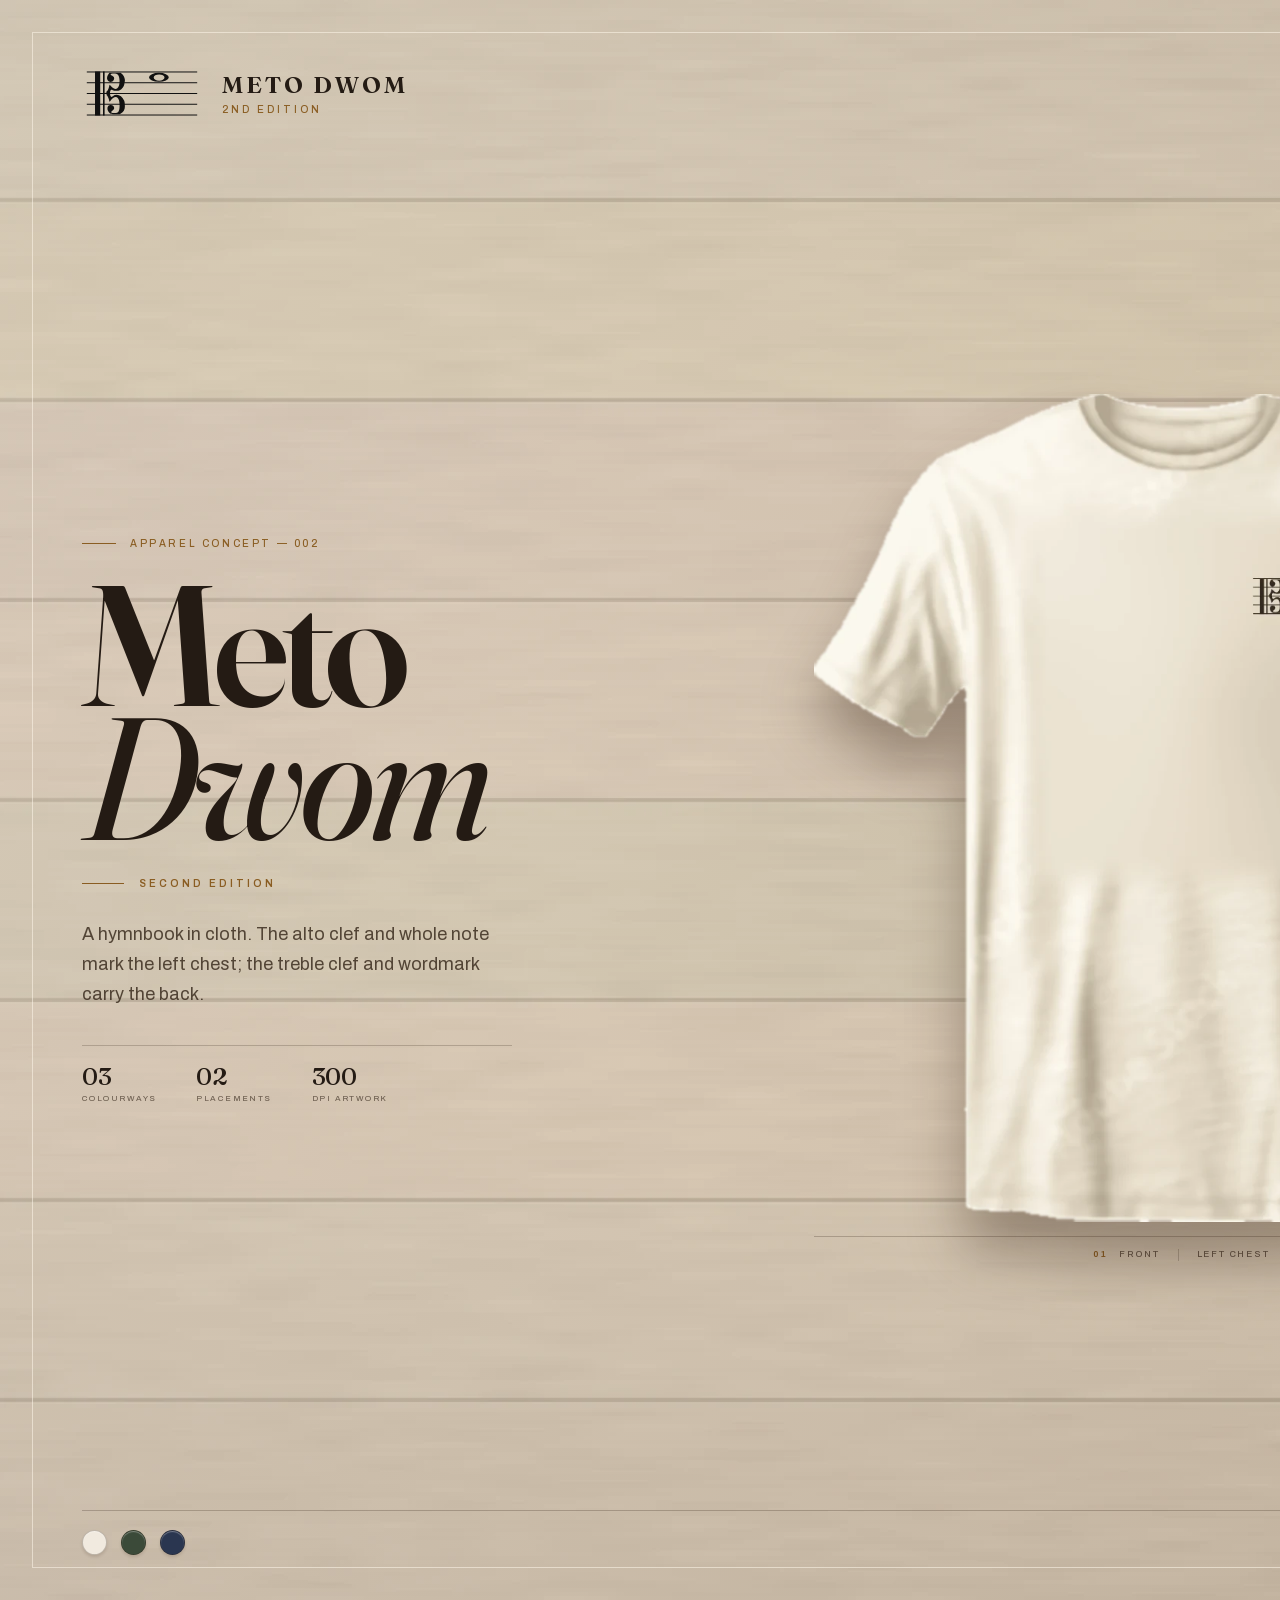
<file: exports/hero.html>
<!doctype html>
<html lang="en">
<head>
<meta charset="utf-8">
<style>
  @font-face {
    font-family: 'Fraunces';
    src: url('../assets/fonts/fraunces-var.woff2') format('woff2');
    font-weight: 100 900;
    font-style: normal;
    font-display: block;
  }
  @font-face {
    font-family: 'Fraunces';
    src: url('../assets/fonts/fraunces-italic-var.woff2') format('woff2');
    font-weight: 400;
    font-style: italic;
    font-display: block;
  }
  @font-face {
    font-family: 'Archivo';
    src: url('../assets/fonts/archivo-var.woff2') format('woff2');
    font-weight: 100 900;
    font-style: normal;
    font-display: block;
  }
  * { box-sizing: border-box; }
  html, body { margin: 0; width: 2400px; height: 1600px; overflow: hidden; }
  body {
    font-family: 'Archivo', sans-serif;
    color: #241b14;
    background: #d5c1a5;
  }
  .page {
    position: relative;
    width: 2400px;
    height: 1600px;
    padding: 64px 82px 44px;
    background-image:
      linear-gradient(112deg, rgba(255, 248, 235, .26), rgba(68, 43, 20, .14)),
      url('../assets/img/wood.webp');
    background-size: cover;
    background-position: center;
    display: flex;
    flex-direction: column;
  }
  .frame {
    position: absolute;
    inset: 32px;
    border: 1px solid rgba(255, 248, 235, .54);
    pointer-events: none;
  }
  header {
    display: flex;
    align-items: center;
    justify-content: space-between;
    gap: 32px;
    position: relative;
    z-index: 1;
  }
  .brand { display: flex; align-items: center; gap: 20px; }
  .brand img { width: 120px; height: auto; }
  .brand-name {
    font-family: 'Fraunces', Georgia, serif;
    font-size: 24px;
    font-weight: 600;
    letter-spacing: .12em;
    line-height: 1;
    text-transform: uppercase;
    font-variation-settings: 'opsz' 60, 'wght' 600;
  }
  .brand-sub {
    margin-top: 8px;
    font-size: 10px;
    font-weight: 500;
    letter-spacing: .3em;
    line-height: 1;
    text-transform: uppercase;
    color: #8a5d22;
  }
  .header-meta {
    font-size: 10px;
    font-weight: 500;
    letter-spacing: .24em;
    line-height: 1.5;
    text-transform: uppercase;
    color: rgba(42, 27, 15, .64);
    text-align: right;
  }
  .main {
    position: relative;
    z-index: 1;
    flex: 1;
    display: grid;
    grid-template-columns: 560px minmax(0, 1fr);
    align-items: center;
    gap: 56px;
    padding-top: 8px;
  }
  .eyebrow {
    display: flex;
    align-items: center;
    gap: 14px;
    margin: 0;
    font-size: 10px;
    font-weight: 500;
    letter-spacing: .26em;
    text-transform: uppercase;
    color: #8a5d22;
  }
  .eyebrow::before {
    content: '';
    width: 34px;
    height: 1px;
    background: #8a5d22;
  }
  h1 {
    margin: 28px 0 0;
    font-family: 'Fraunces', Georgia, serif;
    font-weight: 600;
    font-size: 172px;
    line-height: .78;
    letter-spacing: -.045em;
    font-variation-settings: 'opsz' 144, 'wght' 600;
  }
  h1 em {
    display: block;
    font-weight: 400;
    font-style: italic;
    letter-spacing: -.03em;
  }
  .edition {
    display: flex;
    align-items: center;
    gap: 15px;
    margin-top: 32px;
    font-size: 10px;
    font-weight: 600;
    letter-spacing: .3em;
    line-height: 1.3;
    text-transform: uppercase;
    color: #8a5d22;
  }
  .edition::before {
    content: '';
    width: 42px;
    height: 1px;
    background: #8a5d22;
  }
  .copy {
    max-width: 428px;
    margin: 30px 0 0;
    font-size: 18px;
    line-height: 1.65;
    color: rgba(42, 27, 15, .76);
  }
  .stage-meta {
    display: flex;
    gap: 40px;
    margin-top: 36px;
    padding-top: 18px;
    border-top: 1px solid rgba(42, 27, 15, .22);
    max-width: 430px;
  }
  .stage-meta div { display: flex; flex-direction: column; gap: 5px; }
  .stage-meta strong {
    font-family: 'Fraunces', Georgia, serif;
    font-size: 25px;
    font-weight: 500;
    letter-spacing: -.02em;
    line-height: 1;
  }
  .stage-meta span {
    font-size: 8px;
    font-weight: 500;
    letter-spacing: .18em;
    text-transform: uppercase;
    color: rgba(42, 27, 15, .58);
  }
  .shirts {
    display: flex;
    align-items: flex-end;
    justify-content: flex-end;
    gap: 34px;
    min-width: 0;
  }
  figure {
    margin: 0;
    width: 735px;
    max-width: 48%;
  }
  figure img {
    display: block;
    width: 100%;
    height: auto;
    filter: drop-shadow(0 38px 28px rgba(43, 24, 8, .35));
  }
  figcaption {
    display: flex;
    align-items: center;
    justify-content: center;
    gap: 18px;
    margin-top: 14px;
    padding-top: 12px;
    border-top: 1px solid rgba(42, 27, 15, .24);
    font-size: 9px;
    font-weight: 500;
    letter-spacing: .2em;
    line-height: 1.3;
    text-transform: uppercase;
    color: rgba(42, 27, 15, .64);
  }
  figcaption b {
    font-weight: 600;
    color: #8a5d22;
  }
  figcaption span + span {
    padding-left: 18px;
    border-left: 1px solid rgba(42, 27, 15, .22);
  }
  footer {
    position: relative;
    z-index: 1;
    display: flex;
    align-items: center;
    justify-content: space-between;
    gap: 28px;
    padding-top: 18px;
    border-top: 1px solid rgba(42, 27, 15, .24);
  }
  .swatches { display: flex; align-items: center; gap: 14px; }
  .swatch {
    width: 25px;
    height: 25px;
    border-radius: 50%;
    border: 1px solid rgba(42, 27, 15, .25);
    box-shadow: inset 0 1px 1px rgba(255, 255, 255, .35), 0 2px 3px rgba(50, 30, 12, .14);
  }
  .footer-note {
    font-size: 9px;
    font-weight: 500;
    letter-spacing: .2em;
    line-height: 1.5;
    text-transform: uppercase;
    color: rgba(42, 27, 15, .56);
    text-align: right;
  }
  .footer-note b { color: #241b14; font-weight: 600; }
</style>
</head>
<body>
<div class="page">
  <div class="frame"></div>
  <header>
    <div class="brand">
      <img src="../assets/img/mark.svg" alt="">
      <div>
        <div class="brand-name">Meto Dwom</div>
        <div class="brand-sub">2nd Edition</div>
      </div>
    </div>
    <div class="header-meta">Apparel study — 002<br>Front &amp; back · three colourways</div>
  </header>

  <div class="main">
    <div>
      <p class="eyebrow">Apparel concept — 002</p>
      <h1>Meto <em>Dwom</em></h1>
      <div class="edition">Second Edition</div>
      <p class="copy">A hymnbook in cloth. The alto clef and whole note mark the left chest; the treble clef and wordmark carry the back.</p>
      <div class="stage-meta">
        <div><strong>03</strong><span>Colourways</span></div>
        <div><strong>02</strong><span>Placements</span></div>
        <div><strong>300</strong><span>DPI artwork</span></div>
      </div>
    </div>

    <div class="shirts">
      <figure>
        <img src="../assets/img/tees/white-front.webp" alt="White front">
        <figcaption><span><b>01</b> &nbsp; Front</span><span>Left chest</span></figcaption>
      </figure>
      <figure>
        <img src="../assets/img/tees/white-back-above.webp" alt="White back">
        <figcaption><span><b>02</b> &nbsp; Back</span><span>Note above</span></figcaption>
      </figure>
    </div>
  </div>

  <footer>
    <div class="swatches">
      <span class="swatch" style="background:#F1EADF"></span>
      <span class="swatch" style="background:#3B4A39"></span>
      <span class="swatch" style="background:#2A3650"></span>
    </div>
    <div class="footer-note"><b>White / espresso</b><br>Mockup preview — not to scale · print artwork supplied at 300 DPI</div>
  </footer>
</div>
</body>
</html>
</file>
<file: assets/css/style.css>
/* ---------------------------------------------------------------
   Meto Dwom 2nd Edition — apparel mockup
   --------------------------------------------------------------- */

@font-face {
  font-family: 'Fraunces';
  src: url('../fonts/fraunces-var.woff2') format('woff2');
  font-weight: 100 900;
  font-style: normal;
  font-display: swap;
}
@font-face {
  font-family: 'Fraunces';
  src: url('../fonts/fraunces-italic-var.woff2') format('woff2');
  font-weight: 400;
  font-style: italic;
  font-display: swap;
}
@font-face {
  font-family: 'Archivo';
  src: url('../fonts/archivo-var.woff2') format('woff2');
  font-weight: 100 900;
  font-style: normal;
  font-display: swap;
}

:root {
  --paper: #f3ede1;
  --paper-deep: #ece2d2;
  --cream: #f8f2e7;
  --ink: #241b14;
  --ink-soft: #4b3d30;
  --muted: #7c6b58;
  --line: #d9ccb9;
  --line-soft: rgba(36, 27, 20, .12);
  --gold: #b8893f;
  --gold-ink: #e0ae58;
  --espresso: #241b14;
  --display: 'Fraunces', 'Iowan Old Style', Georgia, serif;
  --sans: 'Archivo', 'Helvetica Neue', Helvetica, Arial, sans-serif;
  --ease: cubic-bezier(.22, .8, .28, 1);
}

* { box-sizing: border-box; }

html {
  scroll-behavior: smooth;
  -webkit-text-size-adjust: 100%;
}

body {
  margin: 0;
  background: var(--paper);
  color: var(--ink);
  font-family: var(--sans);
  font-size: 16px;
  line-height: 1.6;
  -webkit-font-smoothing: antialiased;
  text-rendering: optimizeLegibility;
}

body::after {
  content: '';
  position: fixed;
  inset: 0;
  z-index: 50;
  pointer-events: none;
  opacity: .028;
  background-image: url('../img/grain.png');
  background-size: 160px 160px;
  mix-blend-mode: multiply;
}

::selection {
  background: var(--gold-ink);
  color: var(--ink);
}

img { max-width: 100%; }
a { color: inherit; }
button { font: inherit; color: inherit; }

.svg-sprite {
  position: absolute;
  width: 0;
  height: 0;
  overflow: hidden;
}

.container {
  width: min(1320px, calc(100% - 80px));
  margin-inline: auto;
}

.eyebrow,
.kicker {
  display: flex;
  align-items: center;
  gap: 14px;
  margin: 0;
  font-family: var(--sans);
  font-size: 10px;
  font-weight: 500;
  line-height: 1.2;
  letter-spacing: .24em;
  text-transform: uppercase;
  color: var(--gold);
}

.eyebrow::before,
.kicker::before {
  content: '';
  width: 32px;
  height: 1px;
  flex: none;
  background: currentColor;
  opacity: .8;
}

.section-title {
  margin: 20px 0 0;
  font-family: var(--display);
  font-weight: 600;
  font-size: clamp(2.75rem, 5.5vw, 5rem);
  line-height: .98;
  letter-spacing: -.025em;
  font-variation-settings: 'opsz' 144, 'wght' 600;
}

.section-title em {
  font-weight: 400;
  font-style: italic;
}

.section-intro {
  margin: 24px 0 0;
  max-width: 480px;
  color: var(--ink-soft);
  font-size: 16px;
  line-height: 1.7;
}

/* ---------------- header ---------------- */

.site-header {
  border-bottom: 1px solid var(--line);
}

.header-inner {
  min-height: 88px;
  display: flex;
  align-items: center;
  justify-content: space-between;
  gap: 28px;
}

.brand {
  display: inline-flex;
  align-items: center;
  gap: 14px;
  text-decoration: none;
}

.brand-mark {
  width: 58px;
  height: auto;
  color: var(--ink);
  flex: none;
}

.brand-words {
  display: flex;
  flex-direction: column;
  gap: 5px;
}

.brand-name {
  font-family: var(--display);
  font-size: 15px;
  font-weight: 600;
  letter-spacing: .1em;
  line-height: 1;
  text-transform: uppercase;
  font-variation-settings: 'opsz' 60, 'wght' 600;
}

.brand-sub {
  font-size: 8px;
  font-weight: 500;
  letter-spacing: .28em;
  line-height: 1;
  text-transform: uppercase;
  color: var(--gold);
}

.header-nav {
  display: flex;
  align-items: center;
  gap: 34px;
}

.header-nav a {
  position: relative;
  font-size: 10px;
  font-weight: 500;
  letter-spacing: .18em;
  text-transform: uppercase;
  text-decoration: none;
  color: var(--muted);
  transition: color .2s ease;
}

.header-nav a::after {
  content: '';
  position: absolute;
  left: 0;
  right: 0;
  bottom: -7px;
  height: 1px;
  background: var(--ink);
  transform: scaleX(0);
  transform-origin: left;
  transition: transform .3s var(--ease);
}

.header-nav a:hover { color: var(--ink); }
.header-nav a:hover::after { transform: scaleX(1); }

.header-nav .nav-cta {
  color: var(--ink);
  padding: 10px 0;
}

.header-nav .nav-cta::before {
  content: '↓';
  margin-right: 8px;
  color: var(--gold);
}

.header-nav .nav-cta::after { display: none; }

/* ---------------- hero ---------------- */

.hero {
  padding-top: clamp(56px, 7vw, 96px);
}

.hero-head {
  display: grid;
  grid-template-columns: minmax(0, 1.4fr) minmax(280px, .6fr);
  align-items: end;
  gap: clamp(36px, 7vw, 112px);
}

.hero-title {
  animation: rise .9s var(--ease) both;
}

.hero-title h1 {
  margin: 28px 0 0;
  font-family: var(--display);
  font-weight: 600;
  font-size: clamp(4.4rem, 10.6vw, 9.6rem);
  line-height: .82;
  letter-spacing: -.038em;
  font-variation-settings: 'opsz' 144, 'wght' 600;
}

.hero-title h1 em {
  display: inline-block;
  font-weight: 400;
  font-style: italic;
  letter-spacing: -.025em;
}

.edition-line {
  display: flex;
  align-items: center;
  gap: 16px;
  margin-top: 30px;
  font-size: 9px;
  font-weight: 500;
  letter-spacing: .3em;
  text-transform: uppercase;
  color: var(--gold);
}

.edition-line::before {
  content: '';
  width: 44px;
  height: 1px;
  background: var(--gold);
  opacity: .8;
}

.hero-aside {
  padding-bottom: 8px;
  animation: rise .9s .12s var(--ease) both;
}

.lede {
  margin: 0;
  max-width: 440px;
  color: var(--ink-soft);
  font-size: 16px;
  line-height: 1.72;
}

.stats {
  display: grid;
  grid-template-columns: repeat(3, 1fr);
  gap: 18px;
  margin: 36px 0 0;
  padding-top: 20px;
  border-top: 1px solid var(--line);
}

.stats div { min-width: 0; }

.stats dt {
  font-family: var(--display);
  font-size: 30px;
  font-weight: 500;
  line-height: 1;
  letter-spacing: -.03em;
  font-variation-settings: 'opsz' 60, 'wght' 500;
}

.stats dd {
  margin: 7px 0 0;
  font-size: 8px;
  font-weight: 500;
  letter-spacing: .18em;
  line-height: 1.35;
  text-transform: uppercase;
  color: var(--muted);
}

/* ---------------- stage ---------------- */

.stage-shell {
  margin-top: clamp(42px, 6vw, 68px);
  animation: rise 1s .2s var(--ease) both;
}

.stage {
  position: relative;
  isolation: isolate;
  overflow: hidden;
  padding: 26px 38px 24px;
  border: 1px solid rgba(88, 58, 28, .16);
  border-radius: 4px;
  background-image:
    linear-gradient(112deg, rgba(255, 248, 235, .3), rgba(68, 43, 20, .16)),
    url('../img/wood.webp');
  background-size: cover;
  background-position: center;
  box-shadow: 0 34px 70px -35px rgba(46, 29, 12, .45);
}

.stage::before {
  content: '';
  position: absolute;
  inset: 0;
  z-index: -1;
  background:
    radial-gradient(ellipse at 50% 48%, rgba(255, 248, 233, .34), transparent 62%),
    radial-gradient(ellipse at 50% 110%, rgba(44, 26, 10, .2), transparent 58%);
}

.stage-head,
.stage-foot,
.stage-caption {
  display: flex;
  align-items: center;
  justify-content: space-between;
  gap: 20px;
}

.stage-head {
  position: relative;
  z-index: 2;
  font-size: 9px;
  font-weight: 500;
  letter-spacing: .2em;
  text-transform: uppercase;
  color: rgba(42, 27, 15, .7);
}

.stage-head .dot {
  display: inline-block;
  width: 4px;
  height: 4px;
  margin: 0 9px 2px;
  border-radius: 50%;
  background: var(--gold);
}

.stage-meta { text-align: right; }

.stage-view {
  display: none;
  align-items: center;
  justify-content: center;
  width: fit-content;
  margin: 12px auto 0;
  padding: 3px;
  border: 1px solid rgba(42, 27, 15, .22);
  border-radius: 2px;
  background: rgba(255, 248, 235, .28);
}

.view-btn {
  appearance: none;
  min-width: 84px;
  height: 44px;
  padding: 0 18px;
  border: 0;
  border-radius: 1px;
  background: transparent;
  color: rgba(42, 27, 15, .7);
  font-family: var(--sans);
  font-size: 8px;
  font-weight: 600;
  letter-spacing: .18em;
  line-height: 1;
  text-transform: uppercase;
  cursor: pointer;
  transition: background .2s ease, color .2s ease;
}

.view-btn.is-active {
  background: rgba(36, 27, 20, .9);
  color: var(--paper);
}

.view-btn:focus-visible {
  outline: 1px solid rgba(36, 27, 20, .8);
  outline-offset: 2px;
}

.stage-back-style {
  display: flex;
  align-items: center;
  width: fit-content;
  margin: 12px auto 0;
  padding: 3px;
  border: 1px solid rgba(42, 27, 15, .18);
  border-radius: 2px;
  background: rgba(255, 248, 235, .2);
}

.back-style-label {
  padding: 0 10px 0 8px;
  font-size: 8px;
  font-weight: 600;
  letter-spacing: .18em;
  line-height: 1;
  text-transform: uppercase;
  color: rgba(42, 27, 15, .55);
  white-space: nowrap;
}

.back-btn {
  appearance: none;
  min-width: 72px;
  height: 44px;
  padding: 0 14px;
  border: 0;
  border-radius: 1px;
  background: transparent;
  color: rgba(42, 27, 15, .7);
  font-family: var(--sans);
  font-size: 8px;
  font-weight: 600;
  letter-spacing: .16em;
  line-height: 1;
  text-transform: uppercase;
  cursor: pointer;
  transition: background .2s ease, color .2s ease;
}

.back-btn.is-active {
  background: rgba(36, 27, 20, .9);
  color: var(--paper);
}

.back-btn:focus-visible {
  outline: 1px solid rgba(36, 27, 20, .8);
  outline-offset: 2px;
}

.shirt-pair {
  display: grid;
  grid-template-columns: repeat(2, minmax(0, 1fr));
  align-items: end;
  gap: clamp(24px, 7vw, 104px);
  max-width: 1050px;
  margin: 4px auto 2px;
  padding: 10px 2% 6px;
}

.shirt-figure {
  margin: 0;
  text-align: center;
}

.shirt-wrap {
  position: relative;
  filter: drop-shadow(0 30px 25px rgba(43, 24, 8, .33));
  transition: transform .6s var(--ease), filter .6s var(--ease);
}

.shirt-figure:hover .shirt-wrap {
  transform: translateY(-5px);
  filter: drop-shadow(0 38px 32px rgba(43, 24, 8, .37));
}

.shirt-wrap img {
  display: block;
  width: 100%;
  height: auto;
  transition: opacity .22s ease;
}

.shirt-wrap img.is-swapping { opacity: .15; }

.shirt-figure figcaption {
  display: flex;
  justify-content: center;
  align-items: baseline;
  gap: 10px;
  margin-top: 14px;
  font-size: 8.5px;
  font-weight: 500;
  line-height: 1.3;
  letter-spacing: .22em;
  text-transform: uppercase;
  color: rgba(42, 27, 15, .66);
}

.fig-num {
  color: var(--gold);
  font-weight: 600;
}

.fig-detail { opacity: .7; }

.stage-foot {
  position: relative;
  z-index: 2;
  margin-top: 8px;
  padding-top: 18px;
  border-top: 1px solid rgba(255, 248, 235, .32);
}

.swatches {
  display: flex;
  flex-wrap: wrap;
  align-items: center;
  gap: 12px;
}

.swatch {
  position: relative;
  width: 28px;
  height: 28px;
  padding: 0;
  border: 1px solid rgba(34, 22, 12, .28);
  border-radius: 50%;
  background: var(--c);
  cursor: pointer;
  transition: transform .22s var(--ease), box-shadow .22s ease;
  box-shadow:
    inset 0 1px 1px rgba(255, 255, 255, .38),
    inset 0 -3px 5px rgba(0, 0, 0, .13),
    0 2px 3px rgba(50, 30, 12, .14);
}

.swatch::after {
  content: '';
  position: absolute;
  right: -1px;
  bottom: -1px;
  width: 8px;
  height: 8px;
  border: 1px solid rgba(255, 248, 235, .7);
  border-radius: 50%;
  background: var(--inkdot, var(--ink));
}

.swatch:hover { transform: scale(1.1); }

.swatch:focus-visible {
  outline: 1px solid var(--paper);
  outline-offset: 4px;
}

.swatch.is-active {
  transform: scale(1.06);
  box-shadow:
    inset 0 1px 1px rgba(255, 255, 255, .38),
    inset 0 -3px 5px rgba(0, 0, 0, .13),
    0 0 0 2px rgba(255, 248, 235, .7),
    0 0 0 3px rgba(38, 24, 13, .55);
}

.stage-hint {
  font-size: 8.5px;
  font-weight: 500;
  letter-spacing: .2em;
  line-height: 1.4;
  text-transform: uppercase;
  color: rgba(42, 27, 15, .58);
  text-align: right;
}

.stage-hint strong {
  color: rgba(42, 27, 15, .86);
  font-weight: 600;
}

.stage-caption {
  margin-top: 12px;
  font-size: 8px;
  font-weight: 500;
  letter-spacing: .18em;
  line-height: 1.4;
  text-transform: uppercase;
  color: var(--muted);
}

.stage-caption span:last-child { color: var(--gold); }

/* ---------------- marquee ---------------- */

.marquee {
  position: relative;
  overflow: hidden;
  height: 62px;
  margin-top: clamp(70px, 9vw, 110px);
  border-top: 1px solid var(--line);
  border-bottom: 1px solid var(--line);
}

.marquee-track {
  position: absolute;
  top: 0;
  left: 0;
  display: flex;
  align-items: center;
  width: max-content;
  height: 100%;
  animation: marquee 42s linear infinite;
}

.marquee:hover .marquee-track { animation-play-state: paused; }

.marquee span {
  position: relative;
  display: inline-block;
  padding: 0 30px;
  white-space: nowrap;
  font-family: var(--display);
  font-size: 21px;
  font-style: italic;
  font-weight: 400;
  letter-spacing: -.01em;
  color: var(--ink);
}

.marquee span::after {
  content: '◆';
  position: absolute;
  right: -2px;
  top: 50%;
  transform: translateY(-48%);
  font-size: 7px;
  font-style: normal;
  color: var(--gold);
}

/* ---------------- design ---------------- */

.design { padding-top: clamp(78px, 10vw, 118px); }

.design-head {
  display: grid;
  grid-template-columns: minmax(0, 1.2fr) minmax(260px, .8fr);
  align-items: end;
  gap: clamp(32px, 6vw, 90px);
}

.design-head .section-intro { margin-bottom: 4px; }

.design-grid {
  display: grid;
  grid-template-columns: minmax(0, .78fr) minmax(0, 1.22fr);
  gap: clamp(34px, 6vw, 86px);
  margin-top: clamp(48px, 6vw, 72px);
  align-items: start;
}

.design-copy {
  position: sticky;
  top: 34px;
}

.design-copy p {
  margin: 0 0 20px;
  color: var(--ink-soft);
  font-size: 16px;
  line-height: 1.75;
}

.design-copy p:last-child { margin-bottom: 0; }

.pullquote {
  margin: 34px 0 0;
  padding: 22px 0 0;
  border-top: 1px solid var(--line);
  font-family: var(--display);
  font-style: italic;
  font-weight: 400;
  font-size: clamp(1.3rem, 2vw, 1.7rem);
  line-height: 1.3;
  letter-spacing: -.015em;
  color: var(--ink);
}

.pullquote::before {
  content: '“';
  margin-right: 2px;
  color: var(--gold);
}

.detail-grid {
  display: grid;
  grid-template-columns: repeat(2, minmax(0, 1fr));
  gap: 18px;
}

.detail-card {
  margin: 0;
  border: 1px solid var(--line);
  border-radius: 3px;
  background: var(--paper-deep);
  overflow: hidden;
}

.detail-card img {
  display: block;
  width: 100%;
  aspect-ratio: 4 / 3;
  object-fit: cover;
}

.detail-meta {
  display: flex;
  align-items: baseline;
  justify-content: space-between;
  gap: 12px;
  padding: 13px 14px 12px;
  border-top: 1px solid rgba(36, 27, 20, .12);
}

.detail-meta h3 {
  margin: 0;
  font-family: var(--display);
  font-size: 17px;
  font-weight: 500;
  line-height: 1.1;
  letter-spacing: -.01em;
  font-variation-settings: 'opsz' 30, 'wght' 500;
}

.detail-meta span {
  font-size: 8px;
  font-weight: 500;
  letter-spacing: .16em;
  line-height: 1.3;
  text-transform: uppercase;
  color: var(--gold);
  white-space: nowrap;
}

.detail-caption {
  margin: 14px 0 0;
  font-size: 9px;
  font-weight: 500;
  letter-spacing: .14em;
  line-height: 1.5;
  text-transform: uppercase;
  color: var(--muted);
}

.notes-row {
  display: grid;
  grid-template-columns: repeat(3, minmax(0, 1fr));
  gap: clamp(24px, 4vw, 46px);
  margin-top: clamp(50px, 6vw, 74px);
  padding-top: 26px;
  border-top: 1px solid var(--line);
}

.note { min-width: 0; }

.note h3 {
  display: flex;
  align-items: baseline;
  gap: 10px;
  margin: 0 0 10px;
  font-size: 9px;
  font-weight: 600;
  letter-spacing: .2em;
  line-height: 1.3;
  text-transform: uppercase;
  color: var(--ink);
}

.note h3 span {
  font-family: var(--display);
  font-size: 12px;
  font-weight: 400;
  letter-spacing: 0;
  color: var(--gold);
}

.note p {
  margin: 0;
  color: var(--muted);
  font-size: 14px;
  line-height: 1.65;
}

/* ---------------- colourways ---------------- */

.back-studies {
  padding: clamp(72px, 10vw, 118px) 0;
  border-top: 1px solid var(--line);
}

.studies-head {
  display: flex;
  align-items: flex-end;
  justify-content: space-between;
  gap: 40px;
}

.studies-head .section-intro {
  max-width: 440px;
  margin: 0 0 4px;
}

.studies-grid {
  display: grid;
  grid-template-columns: repeat(2, minmax(0, 1fr));
  gap: 18px;
  margin-top: clamp(38px, 5vw, 56px);
}

.study-card {
  margin: 0;
  padding: 16px 16px 0;
  border: 1px solid var(--line);
  border-radius: 3px;
  background: var(--paper-deep);
  overflow: hidden;
}

.study-image {
  display: flex;
  align-items: center;
  justify-content: center;
  min-height: 420px;
  padding: 18px;
  background:
    radial-gradient(ellipse at 50% 45%, rgba(255, 255, 255, .35), transparent 70%),
    rgba(255, 255, 255, .08);
}

.study-image img {
  display: block;
  width: min(100%, 420px);
  height: auto;
  filter: drop-shadow(0 24px 22px rgba(44, 26, 10, .25));
}

.study-card figcaption {
  display: grid;
  grid-template-columns: auto minmax(0, 1fr) auto;
  align-items: baseline;
  gap: 14px;
  padding: 14px 4px 16px;
  border-top: 1px solid rgba(36, 27, 20, .12);
}

.study-index {
  font-family: var(--display);
  font-size: 14px;
  font-weight: 400;
  line-height: 1;
  color: var(--gold);
}

.study-card h3 {
  margin: 0;
  font-family: var(--display);
  font-size: 25px;
  font-weight: 500;
  line-height: 1.05;
  letter-spacing: -.02em;
  font-variation-settings: 'opsz' 40, 'wght' 500;
}

.study-card figcaption p {
  margin: 4px 0 0;
  font-size: 12px;
  line-height: 1.4;
  color: var(--muted);
}

.study-size {
  font-size: 8px;
  font-weight: 500;
  letter-spacing: .16em;
  line-height: 1.3;
  text-transform: uppercase;
  color: var(--gold);
  white-space: nowrap;
}

.study-controls {
  display: flex;
  flex-wrap: wrap;
  align-items: center;
  justify-content: space-between;
  gap: 16px;
  margin-top: 24px;
  padding-top: 16px;
  border-top: 1px solid var(--line);
}

.study-selected {
  margin: 0;
  font-size: 9px;
  font-weight: 500;
  letter-spacing: .18em;
  line-height: 1.4;
  text-transform: uppercase;
  color: var(--muted);
}

.colourways {
  margin-top: clamp(78px, 10vw, 120px);
  padding: clamp(70px, 9vw, 108px) 0;
  background: var(--paper-deep);
  border-top: 1px solid var(--line);
  border-bottom: 1px solid var(--line);
}

.colour-head {
  display: flex;
  align-items: end;
  justify-content: space-between;
  gap: 40px;
}

.colour-head .section-intro {
  max-width: 410px;
  margin: 0 0 4px;
}

.colour-grid {
  display: grid;
  grid-template-columns: repeat(3, minmax(0, 1fr));
  gap: 16px;
  margin-top: clamp(38px, 5vw, 56px);
}

.colour-card {
  --c: #b4552d;
  --inkdot: #e0ae58;
  position: relative;
  display: flex;
  flex-direction: column;
  min-width: 0;
  padding: 16px 16px 13px;
  border: 1px solid rgba(36, 27, 20, .13);
  border-radius: 3px;
  background: #f6f0e4;
  background: color-mix(in srgb, var(--c) 6%, #f6f0e4);
  text-align: left;
  color: var(--ink);
  cursor: pointer;
  transition: transform .35s var(--ease), box-shadow .35s var(--ease), border-color .35s ease;
}

.colour-card:hover {
  transform: translateY(-5px);
  border-color: rgba(36, 27, 20, .28);
  box-shadow: 0 22px 36px -22px rgba(46, 28, 12, .38);
}

.colour-card:focus-visible {
  outline: 1px solid var(--ink);
  outline-offset: 3px;
}

.colour-card.is-active {
  box-shadow:
    inset 0 0 0 1.5px var(--gold),
    0 18px 30px -24px rgba(46, 28, 12, .38);
}

.card-top {
  display: flex;
  align-items: baseline;
  justify-content: space-between;
  gap: 10px;
}

.card-name {
  font-family: var(--display);
  font-size: 23px;
  font-weight: 500;
  line-height: 1;
  letter-spacing: -.02em;
  font-variation-settings: 'opsz' 40, 'wght' 500;
}

.card-num {
  font-size: 8px;
  font-weight: 500;
  letter-spacing: .18em;
  color: var(--muted);
}

.card-ink {
  display: inline-flex;
  align-items: center;
  gap: 5px;
  margin-top: 8px;
  font-size: 7.5px;
  font-weight: 500;
  letter-spacing: .16em;
  line-height: 1.3;
  text-transform: uppercase;
  color: var(--muted);
}

.card-ink i {
  width: 6px;
  height: 6px;
  flex: none;
  border: 1px solid rgba(36, 27, 20, .18);
  border-radius: 50%;
  background: var(--inkdot);
}

.card-pair {
  display: grid;
  grid-template-columns: repeat(2, minmax(0, 1fr));
  align-items: end;
  gap: 8px;
  margin: 16px -2px 14px;
}

.card-pair img {
  display: block;
  width: 100%;
  height: auto;
  filter: drop-shadow(0 13px 11px rgba(47, 27, 10, .23));
  transition: transform .4s var(--ease);
}

.colour-card:hover .card-pair img:first-child { transform: translateY(-3px) rotate(-.4deg); }
.colour-card:hover .card-pair img:last-child { transform: translateY(-3px) rotate(.4deg); }

.card-foot {
  display: flex;
  align-items: center;
  justify-content: space-between;
  gap: 8px;
  margin-top: auto;
  padding-top: 10px;
  border-top: 1px solid rgba(36, 27, 20, .1);
  font-size: 7.5px;
  font-weight: 500;
  letter-spacing: .18em;
  line-height: 1.3;
  text-transform: uppercase;
  color: var(--muted);
}

.card-select {
  color: var(--gold);
  transition: color .2s ease;
}

.colour-card:hover .card-select { color: var(--ink); }

/* ---------------- print ---------------- */

.print {
  position: relative;
  overflow: hidden;
  padding: clamp(78px, 10vw, 118px) 0;
  background: var(--espresso);
  color: var(--cream);
}

.print::before {
  content: '';
  position: absolute;
  inset: 0;
  background:
    radial-gradient(ellipse at 78% 22%, rgba(224, 174, 88, .08), transparent 48%),
    radial-gradient(ellipse at 12% 92%, rgba(224, 174, 88, .045), transparent 44%);
  pointer-events: none;
}

.print-watermark {
  position: absolute;
  right: -8%;
  bottom: -14%;
  width: min(720px, 56vw);
  color: var(--gold-ink);
  opacity: .055;
  pointer-events: none;
}

.print .container { position: relative; z-index: 1; }

.print .kicker { color: var(--gold-ink); }

.print .section-title { color: var(--cream); }
.print .section-title em { color: var(--gold-ink); }

.print .section-intro {
  max-width: 100%;
  color: rgba(248, 242, 231, .62);
}

.spec-row dd { overflow-wrap: anywhere; }

.print-grid {
  display: grid;
  grid-template-columns: minmax(0, 1.12fr) minmax(300px, .88fr);
  align-items: start;
  gap: clamp(38px, 6vw, 82px);
  margin-top: clamp(48px, 6vw, 68px);
}

.print-grid > * { min-width: 0; }

.spec-list {
  margin: 0;
  border-top: 1px solid rgba(248, 242, 231, .18);
}

.spec-row {
  display: grid;
  grid-template-columns: 148px minmax(0, 1fr);
  gap: 24px;
  padding: 17px 0;
  border-bottom: 1px solid rgba(248, 242, 231, .16);
}

.spec-row dt {
  padding-top: 2px;
  font-size: 8px;
  font-weight: 500;
  letter-spacing: .2em;
  line-height: 1.5;
  text-transform: uppercase;
  color: var(--gold-ink);
}

.spec-row dd {
  margin: 0;
  font-size: 14px;
  line-height: 1.65;
  color: rgba(248, 242, 231, .82);
}

.spec-row dd em {
  font-family: var(--display);
  font-style: italic;
  font-size: 15px;
  color: var(--cream);
}

.spec-note {
  margin: 20px 0 0;
  font-size: 10px;
  font-weight: 500;
  letter-spacing: .12em;
  line-height: 1.6;
  text-transform: uppercase;
  color: rgba(248, 242, 231, .4);
}

.print-card {
  min-width: 0;
  max-width: 100%;
  border: 1px solid rgba(248, 242, 231, .16);
  border-radius: 3px;
  background: rgba(255, 255, 255, .025);
  padding: 18px;
}

.print-art {
  position: relative;
  display: flex;
  align-items: center;
  justify-content: center;
  min-width: 0;
  min-height: 170px;
  padding: 20px 12px;
  overflow: hidden;
  background:
    radial-gradient(ellipse at 50% 45%, rgba(224, 174, 88, .12), transparent 68%),
    rgba(0, 0, 0, .12);
  border: 1px solid rgba(248, 242, 231, .09);
}

.print-art img {
  display: block;
  width: 100%;
  max-width: 100%;
  height: auto;
  filter: drop-shadow(0 12px 18px rgba(0, 0, 0, .25));
}

.print-art-label {
  display: flex;
  justify-content: space-between;
  gap: 16px;
  margin: 13px 2px 0;
  font-size: 8px;
  font-weight: 500;
  letter-spacing: .18em;
  line-height: 1.4;
  text-transform: uppercase;
  color: rgba(248, 242, 231, .48);
}

.print-actions {
  display: flex;
  flex-direction: column;
  gap: 10px;
  margin-top: 20px;
}

.btn {
  display: inline-flex;
  max-width: 100%;
  align-items: center;
  justify-content: space-between;
  gap: 16px;
  min-height: 48px;
  padding: 0 16px;
  border: 1px solid transparent;
  border-radius: 2px;
  background: var(--gold-ink);
  color: var(--espresso);
  font-size: 9px;
  font-weight: 600;
  letter-spacing: .16em;
  line-height: 1.3;
  text-transform: uppercase;
  text-decoration: none;
  transition: background .2s ease, color .2s ease, border-color .2s ease;
}

.btn::after {
  content: '↗';
  font-family: var(--sans);
  font-size: 14px;
  font-weight: 400;
  letter-spacing: 0;
}

.btn:hover { background: var(--cream); }

.btn-ghost {
  background: transparent;
  border-color: rgba(248, 242, 231, .25);
  color: rgba(248, 242, 231, .8);
}

.btn-ghost:hover {
  background: rgba(248, 242, 231, .08);
  border-color: rgba(248, 242, 231, .5);
  color: var(--cream);
}

.file-note {
  margin: 14px 2px 0;
  font-size: 8px;
  font-weight: 500;
  letter-spacing: .16em;
  line-height: 1.5;
  text-transform: uppercase;
  color: rgba(248, 242, 231, .35);
}

/* ---------------- footer ---------------- */

.site-footer {
  padding: 42px 0;
  background: var(--paper);
}

.footer-inner {
  display: flex;
  align-items: center;
  justify-content: space-between;
  gap: 28px;
}

.footer-brand {
  display: inline-flex;
  align-items: center;
  gap: 12px;
  text-decoration: none;
}

.footer-brand .brand-mark { width: 42px; }

.footer-brand span {
  font-family: var(--display);
  font-size: 13px;
  font-weight: 600;
  letter-spacing: .08em;
  line-height: 1.2;
  text-transform: uppercase;
}

.footer-note a {
  color: var(--ink);
  text-decoration: none;
  border-bottom: 1px solid rgba(36, 27, 20, .28);
  transition: color .2s ease, border-color .2s ease;
}

.footer-note a:hover {
  color: var(--gold);
  border-color: var(--gold);
}

.footer-note {
  max-width: 520px;
  margin: 0;
  font-size: 8px;
  font-weight: 500;
  letter-spacing: .14em;
  line-height: 1.7;
  text-transform: uppercase;
  color: var(--muted);
  text-align: center;
}

.to-top {
  font-size: 8px;
  font-weight: 500;
  letter-spacing: .18em;
  text-transform: uppercase;
  text-decoration: none;
  color: var(--muted);
  white-space: nowrap;
}

.to-top:hover { color: var(--ink); }

/* ---------------- animation ---------------- */

@keyframes rise {
  from { opacity: 0; transform: translateY(22px); }
  to { opacity: 1; transform: translateY(0); }
}

@keyframes marquee {
  to { transform: translateX(-50%); }
}

@media (prefers-reduced-motion: reduce) {
  html { scroll-behavior: auto; }
  *, *::before, *::after {
    animation-duration: .001ms !important;
    animation-iteration-count: 1 !important;
    transition-duration: .001ms !important;
  }
}

/* ---------------- responsive ---------------- */

@media (max-width: 1120px) {
  .container { width: min(1320px, calc(100% - 56px)); }
  .hero-head { grid-template-columns: minmax(0, 1.25fr) minmax(260px, .75fr); }
  .print-grid { grid-template-columns: minmax(0, 1fr) minmax(320px, .9fr); }
}

@media (max-width: 900px) {
  .container { width: calc(100% - 44px); }
  .header-nav { gap: 22px; }
  .hero-head,
  .design-head,
  .print-grid {
    grid-template-columns: 1fr;
    gap: 30px;
  }
  .hero-aside { max-width: 560px; }
  .stats { max-width: 440px; }
  .stage { padding: 22px 22px 20px; }
  .shirt-pair { gap: 22px; padding-inline: 0; }
  .design-grid { grid-template-columns: 1fr; }
  .design-copy { position: static; max-width: 660px; }
  .detail-grid { max-width: 760px; }
  .notes-row { grid-template-columns: 1fr; gap: 22px; }
  .notes-row .note { max-width: 600px; }
  .colour-head { align-items: flex-start; flex-direction: column; gap: 24px; }
  .colour-head .section-intro { max-width: 520px; }
  .colour-grid { grid-template-columns: 1fr; }
  .studies-head { align-items: flex-start; flex-direction: column; gap: 24px; }
  .studies-head .section-intro { max-width: 520px; }
  .print-grid { max-width: 760px; }
  .print-watermark { width: 520px; right: -15%; bottom: -8%; }
  .footer-inner { flex-wrap: wrap; }
  .footer-note { order: 3; max-width: 100%; text-align: left; }
}

@media (max-width: 700px) {
  .container { width: calc(100% - 36px); }

  .header-inner { min-height: 64px; gap: 16px; }
  .brand { min-height: 44px; }
  .brand-mark { width: 48px; }
  .brand-name { font-size: 13px; }
  .header-nav a:not(.nav-cta) { display: none; }
  .header-nav .nav-cta {
    display: inline-flex;
    align-items: center;
    min-height: 44px;
    padding: 0 2px;
    font-size: 8px;
  }
  .header-nav .nav-cta::before { margin-right: 5px; }

  .hero { padding-top: 30px; }
  .hero-layout { display: flex; flex-direction: column; }
  .hero-head { display: contents; }
  .hero-title { order: 1; }
  .stage-shell { order: 2; margin-top: 24px; }
  .hero-aside { order: 3; max-width: none; padding-top: 30px; padding-bottom: 0; }
  .hero-title h1 { margin-top: 20px; font-size: clamp(3.75rem, 15vw, 5.6rem); }
  .edition-line { margin-top: 18px; font-size: 8px; }
  .lede { font-size: 15px; }
  .stats { max-width: none; margin-top: 24px; padding-top: 16px; }

  .stage { padding: 16px 14px 14px; }
  .stage-head {
    flex-wrap: wrap;
    gap: 8px;
    font-size: 8px;
    letter-spacing: .14em;
  }
  .stage-meta { display: block; white-space: nowrap; }
  .stage-head .dot { margin: 0 4px 2px; }
  .shirt-pair { gap: 10px; margin-top: 2px; }
  .shirt-wrap { filter: drop-shadow(0 18px 15px rgba(43, 24, 8, .3)); }
  .shirt-figure figcaption {
    gap: 5px;
    margin-top: 10px;
    font-size: 8px;
    letter-spacing: .15em;
  }
  .fig-detail { display: none; }
  .stage-foot { flex-direction: column; align-items: flex-start; gap: 10px; padding-top: 12px; }
  .swatches { gap: 2px; }

  /* 44px hit area; the visible swatch stays a small dot */
  .swatch {
    width: 44px;
    height: 44px;
    border: 0;
    background: transparent;
    box-shadow: none;
  }
  .swatch::before {
    content: '';
    position: absolute;
    inset: 8px;
    border: 1px solid rgba(34, 22, 12, .28);
    border-radius: 50%;
    background: var(--c);
    box-shadow:
      inset 0 1px 1px rgba(255, 255, 255, .38),
      inset 0 -3px 5px rgba(0, 0, 0, .13),
      0 2px 3px rgba(50, 30, 12, .14);
    transition: transform .2s var(--ease), box-shadow .2s ease;
  }
  .swatch::after {
    right: 9px;
    bottom: 9px;
    width: 8px;
    height: 8px;
    border: 1px solid rgba(255, 248, 235, .75);
  }
  .swatch:hover { transform: none; }
  .swatch:hover::before { transform: scale(1.06); }
  .swatch.is-active { transform: none; box-shadow: none; }
  .swatch.is-active::before {
    box-shadow:
      inset 0 1px 1px rgba(255, 255, 255, .38),
      inset 0 -3px 5px rgba(0, 0, 0, .13),
      0 0 0 2px rgba(255, 248, 235, .75),
      0 0 0 3px rgba(38, 24, 13, .55);
  }
  .swatch:focus-visible { outline: none; }
  .swatch:focus-visible::before {
    outline: 1px solid var(--paper);
    outline-offset: 4px;
  }

  .stage-hint { text-align: left; font-size: 8px; }
  .stage-caption { font-size: 7.5px; gap: 10px; }

  .stage-back-style { margin-top: 8px; }
  .back-style-label { font-size: 7.5px; padding-inline: 7px; }
  .back-btn { min-width: 68px; height: 44px; }

  .studies-grid { grid-template-columns: 1fr; }
  .study-card { padding: 12px 12px 0; }
  .study-image { min-height: 300px; padding: 12px; }
  .study-image img { width: min(100%, 340px); }
  .study-card figcaption { gap: 10px; padding: 12px 4px 14px; }
  .study-card h3 { font-size: 23px; }
  .study-size { display: none; }
  .study-controls { gap: 12px; }
  .study-selected { font-size: 8px; }

  .marquee { height: 50px; margin-top: 68px; }
  .marquee span { font-size: 18px; padding: 0 22px; }

  .section-title { font-size: clamp(2.55rem, 9vw, 3.5rem); }
  .section-intro { font-size: 15px; }

  .detail-grid { grid-template-columns: 1fr; }
  .detail-meta h3 { font-size: 16px; }

  .colour-grid { grid-template-columns: 1fr; gap: 12px; }
  .colour-card { padding: 15px 15px 13px; }
  .card-pair { margin-top: 12px; }
  .card-name { font-size: 24px; }

  .print-grid { gap: 34px; }
  .spec-row { grid-template-columns: 1fr; gap: 6px; padding: 14px 0; }
  .spec-row dt { padding-top: 0; }
  .print-card { padding: 12px; }
  .print-art { min-height: 150px; padding: 14px 8px; }
  .print-actions { gap: 8px; }
  .btn { min-height: 46px; }

  .footer-inner { align-items: flex-start; }
  .footer-brand { min-height: 44px; }
  .footer-note a { display: inline-block; padding: 9px 0; }
  .to-top { display: inline-flex; align-items: center; min-height: 44px; padding: 8px 0; margin-left: auto; }
}

/* One-shirt mobile stage */
@media (max-width: 600px) {
  .stage-view { display: flex; }
  .stage-label-prefix { display: none; }
  .stage-back-style { display: none; }
  .stage[data-view="back"] .stage-back-style { display: flex; }
  .shirt-pair {
    display: block;
    max-width: none;
    margin-top: 0;
    padding: 12px 0 0;
  }
  .shirt-figure { display: none; }
  .shirt-pair[data-view="front"] .shirt-figure[data-view="front"],
  .shirt-pair[data-view="back"] .shirt-figure[data-view="back"] {
    display: block;
  }
  .shirt-wrap { max-width: 340px; margin-inline: auto; }
  .shirt-figure figcaption {
    gap: 6px;
    margin-top: 12px;
    font-size: 8.5px;
    letter-spacing: .16em;
  }
  .fig-detail { display: inline; }
  .stage-foot {
    flex-direction: row;
    align-items: center;
    justify-content: flex-start;
    gap: 0;
    padding-top: 10px;
  }
  .stage-hint { display: none; }
  .stage-caption span:last-child { display: none; }
}

@media (max-width: 390px) {
  .stage { padding-inline: 12px; }
}
</file>
